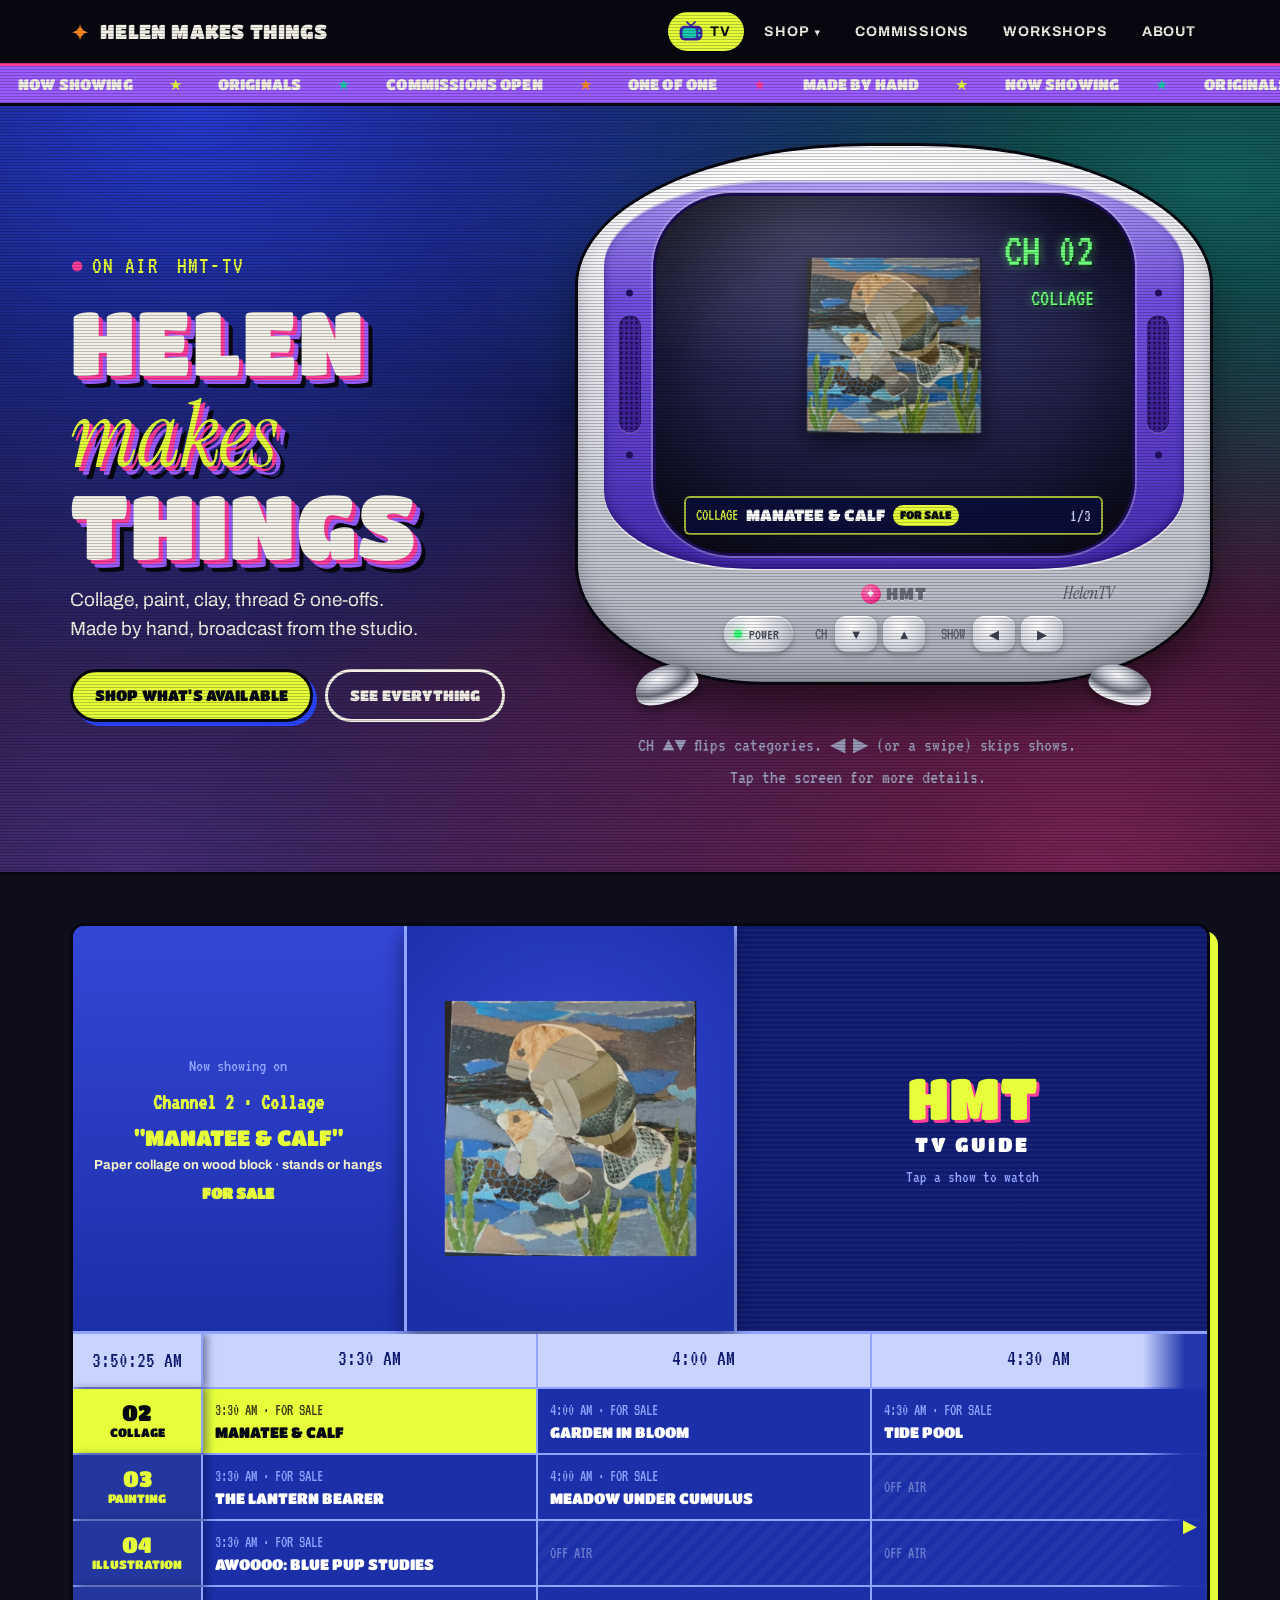
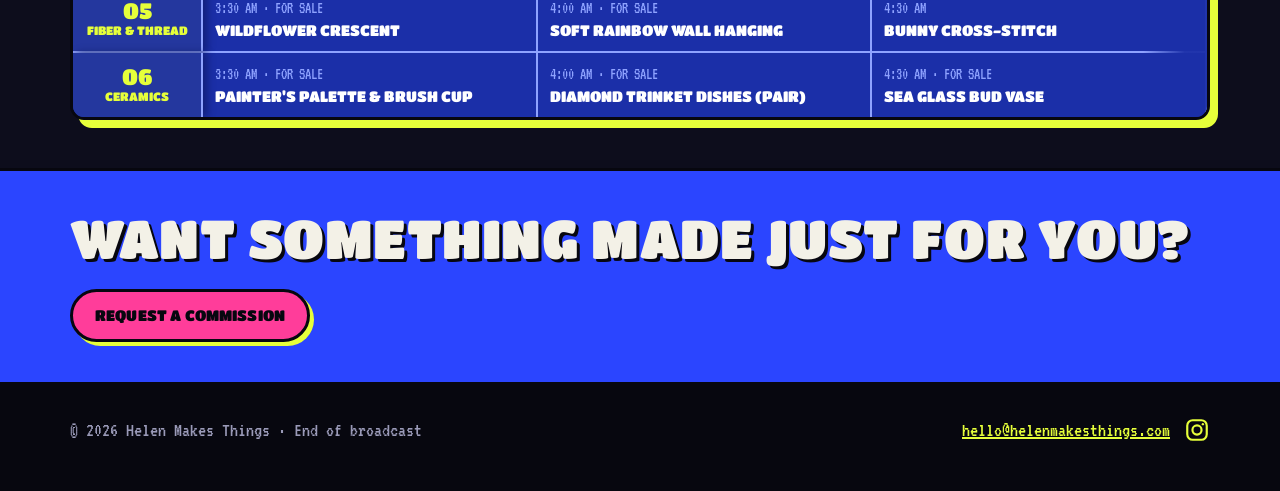
<file: index.html>
<!doctype html>
<html lang="en">
<head>
<meta charset="utf-8">
<meta name="viewport" content="width=device-width, initial-scale=1">
<title>Helen Makes Things · Handmade Art from Austin, TX</title>
<meta name="description" content="Handmade collage, paintings, embroidery and ceramics by Helen, an Austin, TX maker. Flip through the channels on a 90s TV and shop one-of-a-kind originals.">
<link rel="canonical" href="https://helenmakesthings.com/">
<link rel="icon" href="favicon.svg" type="image/svg+xml">
<meta property="og:site_name" content="Helen Makes Things">
<meta property="og:type" content="website">
<meta property="og:title" content="Helen Makes Things · Handmade Art from Austin, TX">
<meta property="og:description" content="Handmade collage, paintings, embroidery and ceramics by Helen, an Austin, TX maker. Flip through the channels on a 90s TV and shop one-of-a-kind originals.">
<meta property="og:url" content="https://helenmakesthings.com/">
<meta property="og:image" content="https://helenmakesthings.com/images/share.jpg">
<meta name="twitter:card" content="summary_large_image">
<link rel="preconnect" href="https://fonts.googleapis.com">
<link rel="preconnect" href="https://fonts.gstatic.com" crossorigin>
<link href="https://fonts.googleapis.com/css2?family=Archivo:wght@400;700&family=Titan+One&family=Instrument+Serif:ital@1&family=VT323&display=swap" rel="stylesheet">
<link rel="stylesheet" href="styles.css">
<script type="application/ld+json">
{"@context":"https://schema.org","@graph":[
 {"@type":"WebSite","name":"Helen Makes Things","url":"https://helenmakesthings.com/"},
 {"@type":"Person","name":"Helen","jobTitle":"Artist and maker","url":"https://helenmakesthings.com/",
  "address":{"@type":"PostalAddress","addressLocality":"Austin","addressRegion":"TX","addressCountry":"US"},
  "sameAs":["https://www.instagram.com/helenmakesthings/"],
  "knowsAbout":["Paper collage","Acrylic painting","Embroidery","Ceramics","Illustration"]}]}
</script>
</head>
<body data-page="tv">
<div id="site-header"></div>
<main>
<section class="hero tv-hero"><div class="wrap tv-layout">
  <div class="tv-intro">
    <div class="osd"><span class="rec">ON AIR</span><span>HMT-TV</span></div>
    <h1>Helen <em>makes</em><br>things</h1>
    <p data-site-tagline></p>
    <div class="btn-row">
      <a class="btn" href="shop.html#all+available">Shop what's available</a>
      <a class="btn ghost" href="shop.html">See everything</a>
    </div>
  </div>

  <div class="tv" id="tv">
    <div class="tv-body">
      <div class="tv-bezel">
        <span class="tv-speaker left" aria-hidden="true"></span>
        <span class="tv-speaker right" aria-hidden="true"></span>
        <div class="tv-screen" id="tv-screen">
          <div class="tv-picture" id="tv-picture">
            <img class="tv-fill" id="tv-fill" alt="">
            <img class="tv-art" id="tv-art" alt="">
          </div>
          <canvas class="tv-static" id="tv-static" aria-hidden="true"></canvas>
          <div class="tv-osd" id="tv-osd" aria-hidden="true"></div>
          <div class="tv-lower" id="tv-lower"></div>
          <button class="tv-open" id="tv-open" aria-label="View details"></button>
          <div class="tv-off-msg" aria-hidden="true"></div>
        </div>
      </div>
      <div class="tv-badge" aria-hidden="true"><span class="tv-logo"><i>✦</i>HMT</span><span class="tv-model">HelenTV</span></div>
      <div class="tv-panel">
        <button class="tv-btn tv-power" id="tv-power" aria-label="Power" aria-pressed="true"><span class="led"></span><span>Power</span></button>
        <div class="tv-controls">
          <div class="tv-btn-group">
            <span class="tv-label">CH</span>
            <button class="tv-btn" id="tv-down" aria-label="Channel down">▼</button>
            <button class="tv-btn" id="tv-up" aria-label="Channel up">▲</button>
          </div>
          <div class="tv-btn-group">
            <span class="tv-label">SHOW</span>
            <button class="tv-btn" id="tv-prev" aria-label="Previous show">◀</button>
            <button class="tv-btn" id="tv-next" aria-label="Next show">▶</button>
          </div>
        </div>
      </div>
      <span class="tv-foot left" aria-hidden="true"></span>
      <span class="tv-foot right" aria-hidden="true"></span>
    </div>
    <p class="tv-hint">CH ▲▼ flips categories. ◀ ▶ (or a swipe) skips shows. <span class="tap">Tap the screen for more details.</span></p>
    <p class="sr-only" id="tv-live" aria-live="polite"></p>
  </div>
</div></section>

<section class="block guide-block"><div class="wrap">
  <div class="guide" id="guide">
    <div class="guide-top">
      <div class="guide-now" id="guide-now"></div>
      <div class="guide-brand"><span>HMT</span><b>TV GUIDE</b><small>Tap a show to watch</small></div>
    </div>
    <div class="g-wrap"><div class="guide-grid" id="guide-grid"></div></div>
  </div>
</div></section>

<div class="cta"><div class="wrap">
  <h2>Want something made just for you?</h2>
  <a class="btn pink" href="commissions.html">Request a commission</a>
</div></div>
</main>
<div id="site-footer"></div>
<script src="data.js"></script>
<script src="site.js"></script>
<!-- Cloudflare Web Analytics --><script defer src='https://static.cloudflareinsights.com/beacon.min.js' data-cf-beacon='{"token": "6a5af505f2d046c8a8bab8df41182385"}'></script><!-- End Cloudflare Web Analytics -->
</body>
</html>
</file>
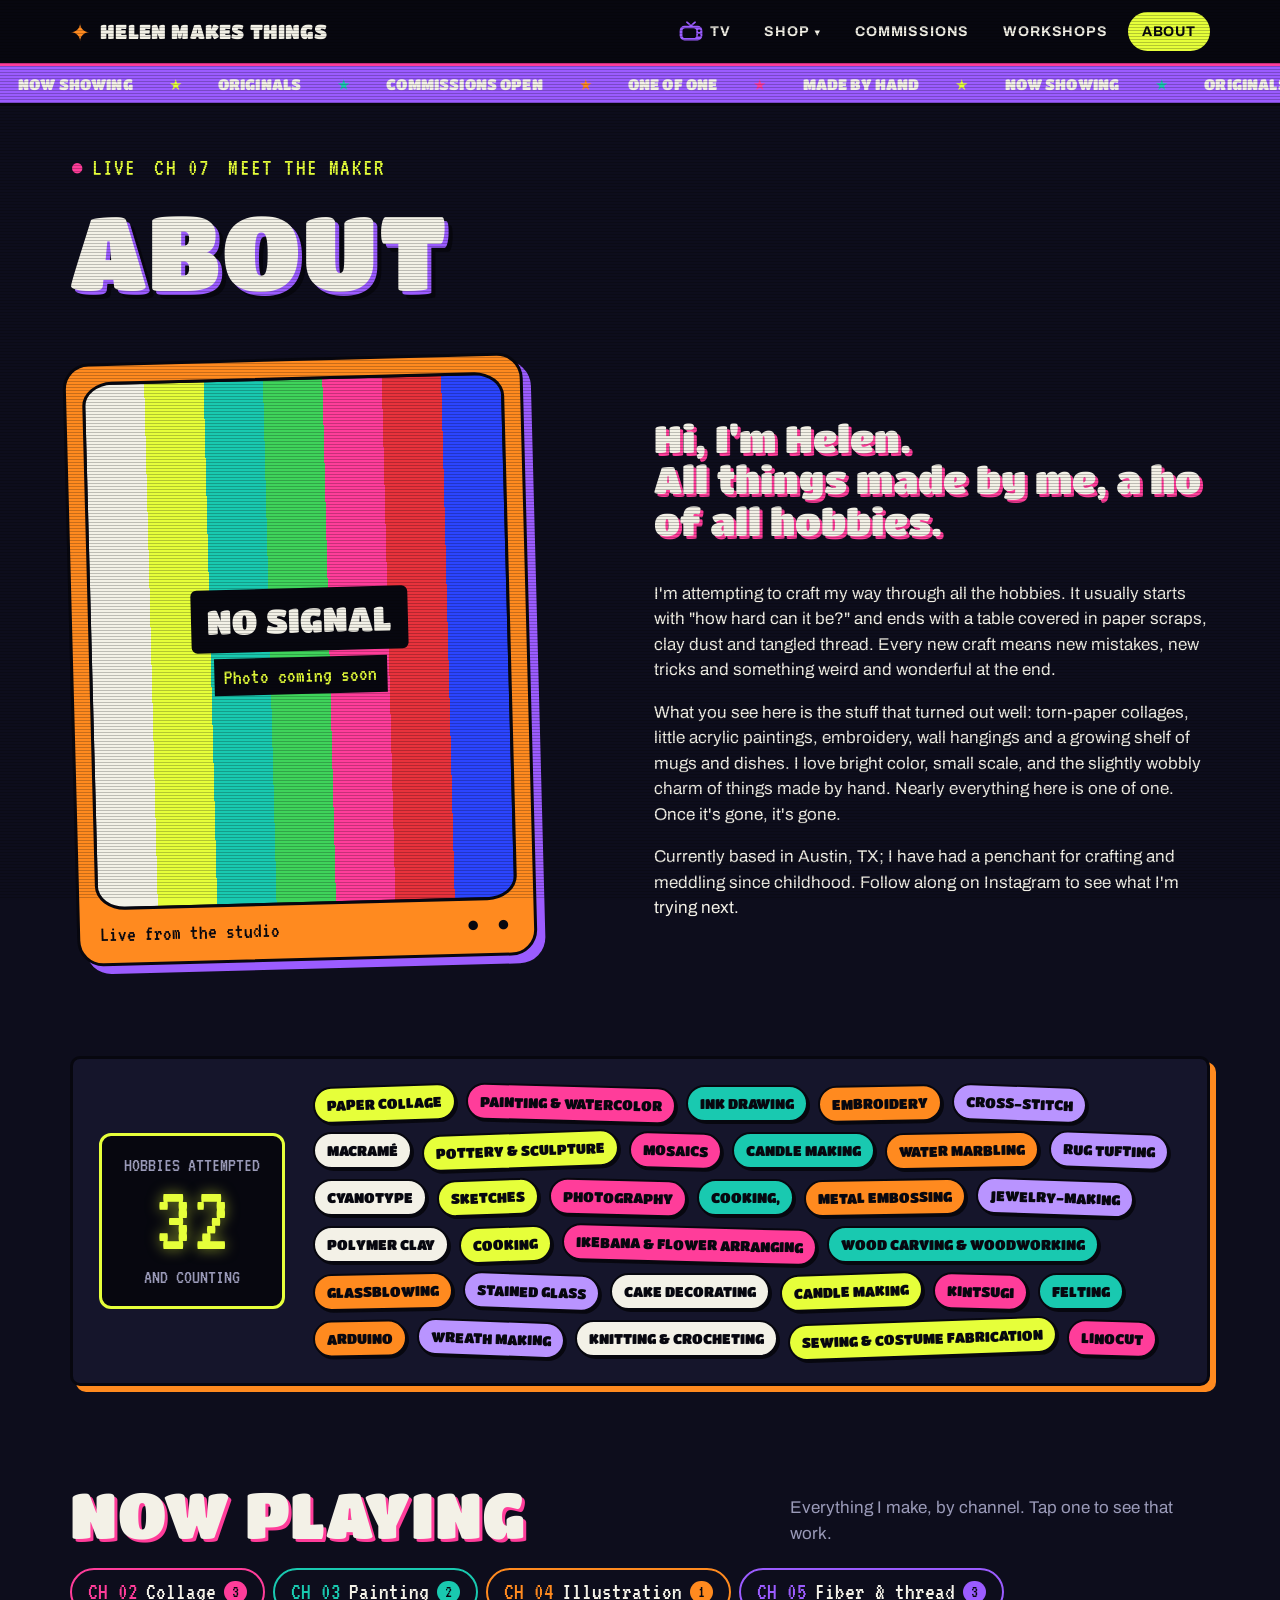
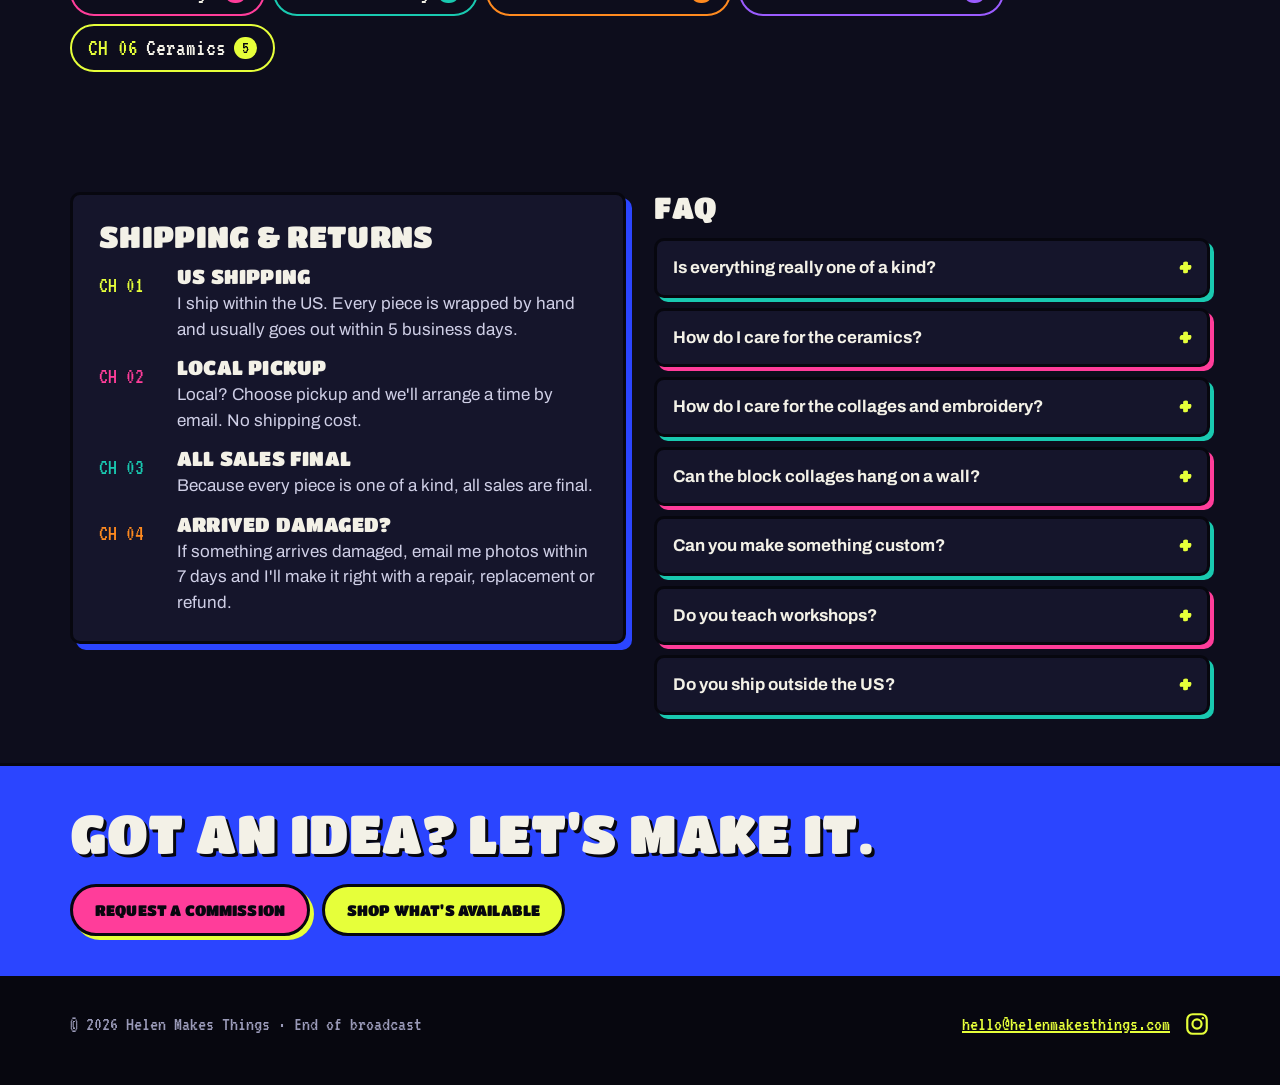
<file: about.html>
<!doctype html>
<html lang="en">
<head>
<meta charset="utf-8">
<meta name="viewport" content="width=device-width, initial-scale=1">
<title>About Helen · Austin Maker of All Hobbies | Helen Makes Things</title>
<meta name="description" content="Meet Helen, an Austin, TX maker trying every craft: collage, painting, embroidery, pottery and 30+ more hobbies. Shipping, pickup and FAQ.">
<link rel="canonical" href="https://helenmakesthings.com/about.html">
<link rel="icon" href="favicon.svg" type="image/svg+xml">
<meta property="og:site_name" content="Helen Makes Things">
<meta property="og:type" content="website">
<meta property="og:title" content="About Helen · Austin Maker of All Hobbies | Helen Makes Things">
<meta property="og:description" content="Meet Helen, an Austin, TX maker trying every craft: collage, painting, embroidery, pottery and 30+ more hobbies. Shipping, pickup and FAQ.">
<meta property="og:url" content="https://helenmakesthings.com/about.html">
<meta property="og:image" content="https://helenmakesthings.com/images/share.jpg">
<meta name="twitter:card" content="summary_large_image">
<link rel="preconnect" href="https://fonts.googleapis.com">
<link rel="preconnect" href="https://fonts.gstatic.com" crossorigin>
<link href="https://fonts.googleapis.com/css2?family=Archivo:wght@400;700&family=Titan+One&family=Instrument+Serif:ital@1&family=VT323&display=swap" rel="stylesheet">
<link rel="stylesheet" href="styles.css">
</head>
<body data-page="about">
<div id="site-header"></div>
<main>
<div class="page-title"><div class="wrap">
  <div class="osd"><span class="rec">LIVE</span><span>CH 07</span><span>MEET THE MAKER</span></div>
  <h1 style="margin-top:12px">About</h1>
</div></div>

<section class="block about-intro"><div class="wrap two">
  <div id="about-photo"></div>
  <div class="prose" id="about-bio"></div>
</div></section>

<section class="block"><div class="wrap">
  <div class="scoreboard panel">
    <div class="score"><span class="label">Hobbies attempted</span><span class="num" id="hobby-count"></span><span class="label">and counting</span></div>
    <div class="hobbies" id="about-hobbies"></div>
  </div>
</div></section>

<section class="block"><div class="wrap">
  <div class="block-head"><h2>Now playing</h2><p>Everything I make, by channel. Tap one to see that work.</p></div>
  <div class="channels" id="about-channels"></div>
</div></section>

<section class="block"><div class="wrap two">
  <div class="panel">
    <h2 style="font-size:30px;margin-bottom:16px">Shipping &amp; returns</h2>
    <ol class="steps" id="about-policies"></ol>
  </div>
  <div>
    <h2 style="font-size:30px;margin-bottom:16px">FAQ</h2>
    <div class="faq" id="about-faq"></div>
  </div>
</div></section>

<div class="cta"><div class="wrap">
  <h2>Got an idea? Let's make it.</h2>
  <div class="btn-row">
    <a class="btn pink" href="commissions.html">Request a commission</a>
    <a class="btn" href="shop.html">Shop what's available</a>
  </div>
</div></div>
</main>
<div id="site-footer"></div>
<script src="data.js"></script>
<script src="site.js"></script>
<!-- Cloudflare Web Analytics --><script defer src='https://static.cloudflareinsights.com/beacon.min.js' data-cf-beacon='{"token": "6a5af505f2d046c8a8bab8df41182385"}'></script><!-- End Cloudflare Web Analytics -->
</body>
</html>
</file>
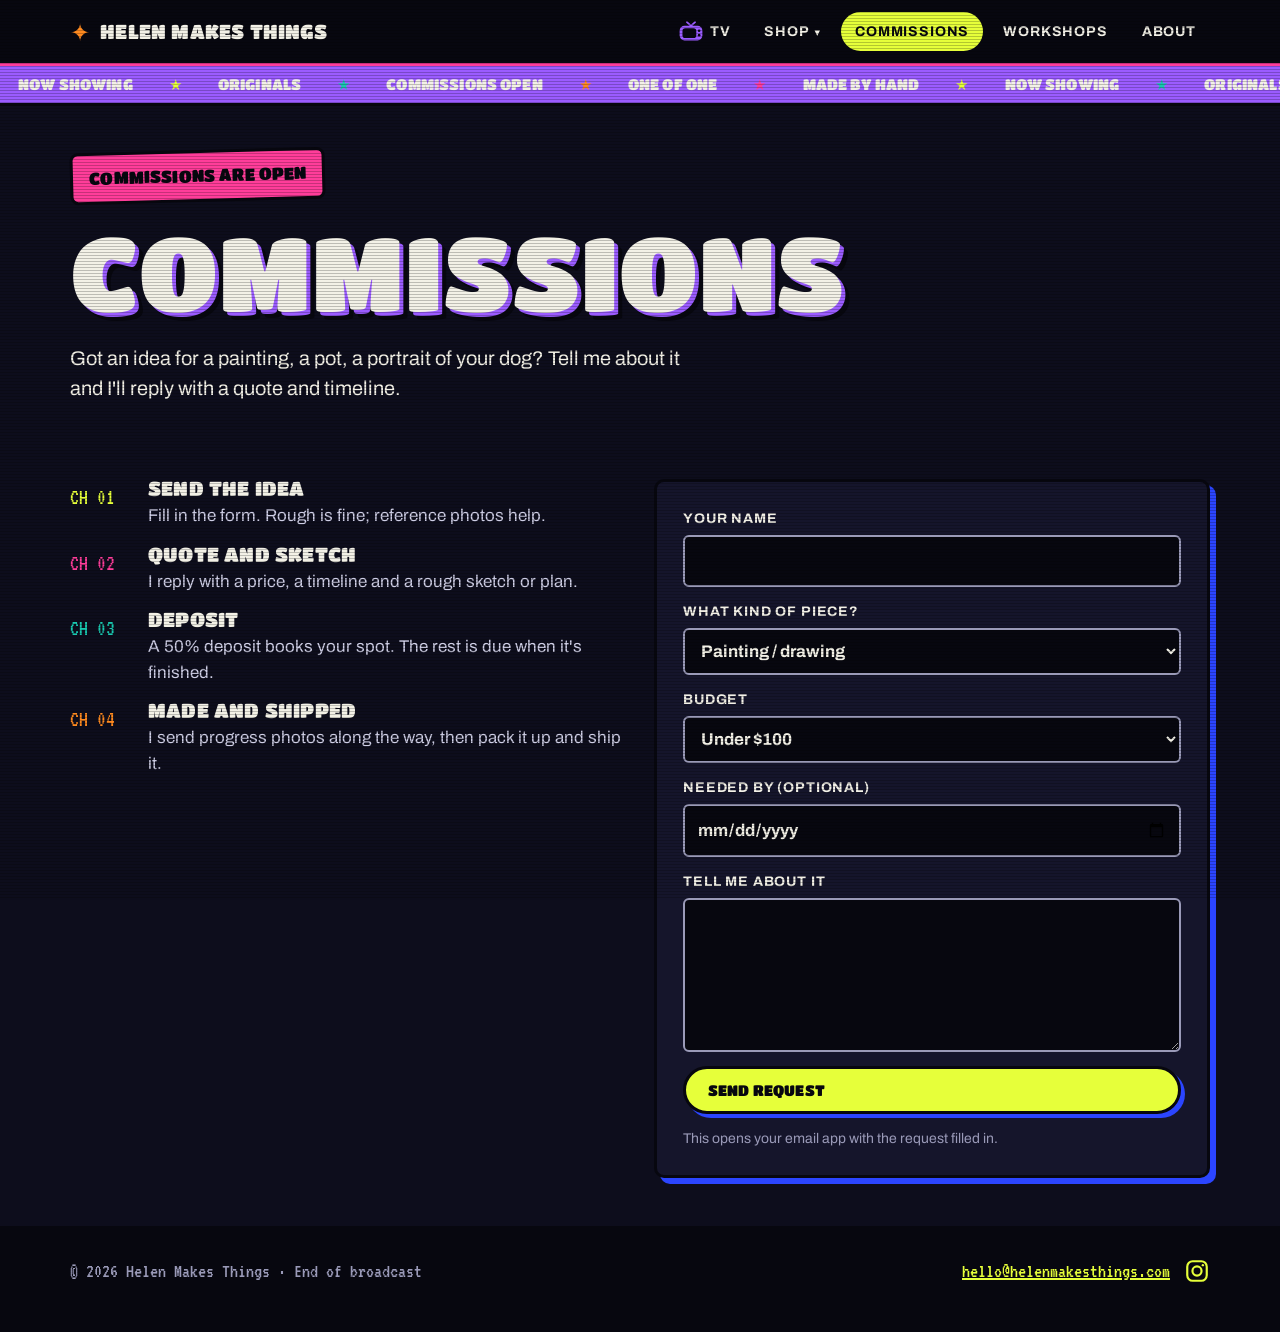
<file: commissions.html>
<!doctype html>
<html lang="en">
<head>
<meta charset="utf-8">
<meta name="viewport" content="width=device-width, initial-scale=1">
<title>Custom Art Commissions | Helen Makes Things</title>
<meta name="description" content="Commission a custom handmade piece from Helen Makes Things in Austin, TX: collage, painting, embroidery, cross-stitch or ceramics.">
<link rel="canonical" href="https://helenmakesthings.com/commissions.html">
<link rel="icon" href="favicon.svg" type="image/svg+xml">
<meta property="og:site_name" content="Helen Makes Things">
<meta property="og:type" content="website">
<meta property="og:title" content="Custom Art Commissions | Helen Makes Things">
<meta property="og:description" content="Commission a custom handmade piece from Helen Makes Things in Austin, TX: collage, painting, embroidery, cross-stitch or ceramics.">
<meta property="og:url" content="https://helenmakesthings.com/commissions.html">
<meta property="og:image" content="https://helenmakesthings.com/images/share.jpg">
<meta name="twitter:card" content="summary_large_image">
<link rel="preconnect" href="https://fonts.googleapis.com">
<link rel="preconnect" href="https://fonts.gstatic.com" crossorigin>
<link href="https://fonts.googleapis.com/css2?family=Archivo:wght@400;700&family=Titan+One&family=Instrument+Serif:ital@1&family=VT323&display=swap" rel="stylesheet">
<link rel="stylesheet" href="styles.css">
</head>
<body data-page="commissions">
<div id="site-header"></div>
<main>
<div class="page-title"><div class="wrap">
  <span class="banner" id="comm-status"></span>
  <h1 style="margin-top:18px">Commissions</h1>
  <p>Got an idea for a painting, a pot, a portrait of your dog? Tell me about it and I'll reply with a quote and timeline.</p>
</div></div>
<section class="block"><div class="wrap two">
  <div>
    <ol class="steps">
      <li><div><h3>Send the idea</h3><p>Fill in the form. Rough is fine; reference photos help.</p></div></li>
      <li><div><h3>Quote and sketch</h3><p>I reply with a price, a timeline and a rough sketch or plan.</p></div></li>
      <li><div><h3>Deposit</h3><p>A 50% deposit books your spot. The rest is due when it's finished.</p></div></li>
      <li><div><h3>Made and shipped</h3><p>I send progress photos along the way, then pack it up and ship it.</p></div></li>
    </ol>
  </div>
  <div class="panel">
    <form id="comm-form">
      <label>Your name <input name="name" required autocomplete="name"></label>
      <label>What kind of piece?
        <select name="type"><option>Painting / drawing</option><option>Illustration / digital</option><option>Ceramics</option><option>Photography</option><option>Something else</option></select>
      </label>
      <label>Budget
        <select name="budget"><option>Under $100</option><option>$100 to $300</option><option>$300 to $600</option><option>$600+</option><option>Not sure yet</option></select>
      </label>
      <label>Needed by (optional) <input name="deadline" type="date"></label>
      <label>Tell me about it <textarea name="idea" rows="5" required></textarea></label>
      <button class="btn" type="submit">Send request</button>
      <p class="note" style="font-size:14px;color:var(--mute);margin:0">This opens your email app with the request filled in.</p>
    </form>
  </div>
</div></section>
</main>
<div id="site-footer"></div>
<script src="data.js"></script>
<script src="site.js"></script>
<!-- Cloudflare Web Analytics --><script defer src='https://static.cloudflareinsights.com/beacon.min.js' data-cf-beacon='{"token": "6a5af505f2d046c8a8bab8df41182385"}'></script><!-- End Cloudflare Web Analytics -->
</body>
</html>
</file>
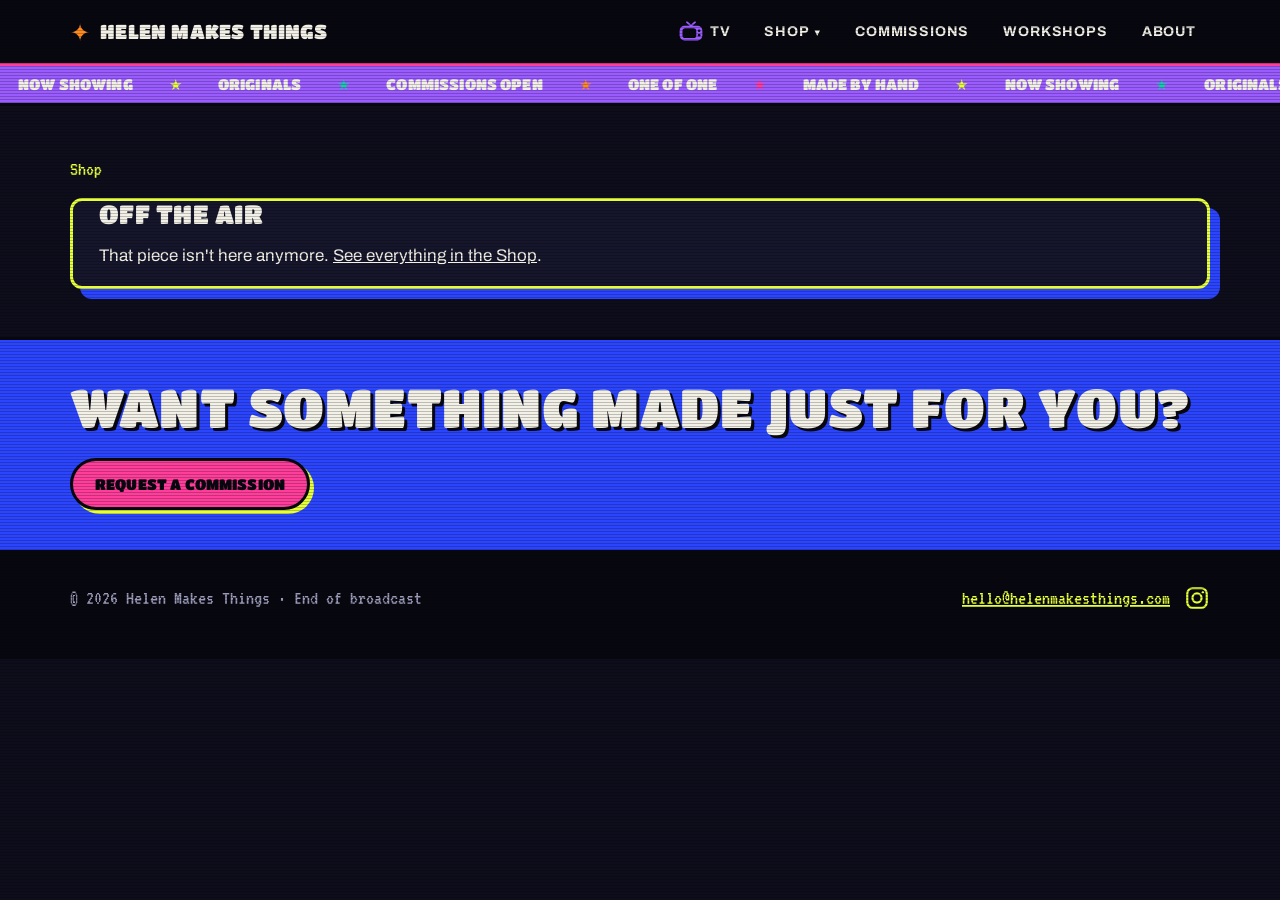
<file: piece.html>
<!doctype html>
<html lang="en">
<head>
<meta charset="utf-8">
<meta name="viewport" content="width=device-width, initial-scale=1">
<title>Helen Makes Things</title>
<meta name="description" content="Shop one-of-a-kind handmade art from Austin, TX: paper collage blocks, small acrylic paintings, embroidery hoops, wall hangings, mugs and trinket dishes.">
<link rel="canonical" href="https://helenmakesthings.com/shop.html">
<link rel="icon" href="favicon.svg" type="image/svg+xml">
<meta property="og:site_name" content="Helen Makes Things">
<meta property="og:type" content="website">
<meta property="og:title" content="Shop Handmade Art · Collage, Ceramics & Embroidery | Helen Makes Things">
<meta property="og:description" content="Shop one-of-a-kind handmade art from Austin, TX: paper collage blocks, small acrylic paintings, embroidery hoops, wall hangings, mugs and trinket dishes.">
<meta property="og:url" content="https://helenmakesthings.com/shop.html">
<meta property="og:image" content="https://helenmakesthings.com/images/share.jpg">
<meta name="twitter:card" content="summary_large_image">
<link rel="preconnect" href="https://fonts.googleapis.com">
<link rel="preconnect" href="https://fonts.gstatic.com" crossorigin>
<link href="https://fonts.googleapis.com/css2?family=Archivo:wght@400;700&family=Titan+One&family=Instrument+Serif:ital@1&family=VT323&display=swap" rel="stylesheet">
<link rel="stylesheet" href="styles.css">
</head>
<body data-page="piece">
<div id="site-header"></div>
<main>
<section class="block piece-page"><div class="wrap">
  <p class="crumb" id="piece-crumb"><a href="shop.html">Shop</a></p>
  <div class="piece panel" id="piece"></div>
</div></section>
<div class="cta"><div class="wrap">
  <h2>Want something made just for you?</h2>
  <a class="btn pink" href="commissions.html">Request a commission</a>
</div></div>
</main>
<div id="site-footer"></div>
<script src="data.js"></script>
<script src="site.js"></script>
<!-- Cloudflare Web Analytics --><script defer src='https://static.cloudflareinsights.com/beacon.min.js' data-cf-beacon='{"token": "6a5af505f2d046c8a8bab8df41182385"}'></script><!-- End Cloudflare Web Analytics -->
</body>
</html>
</file>
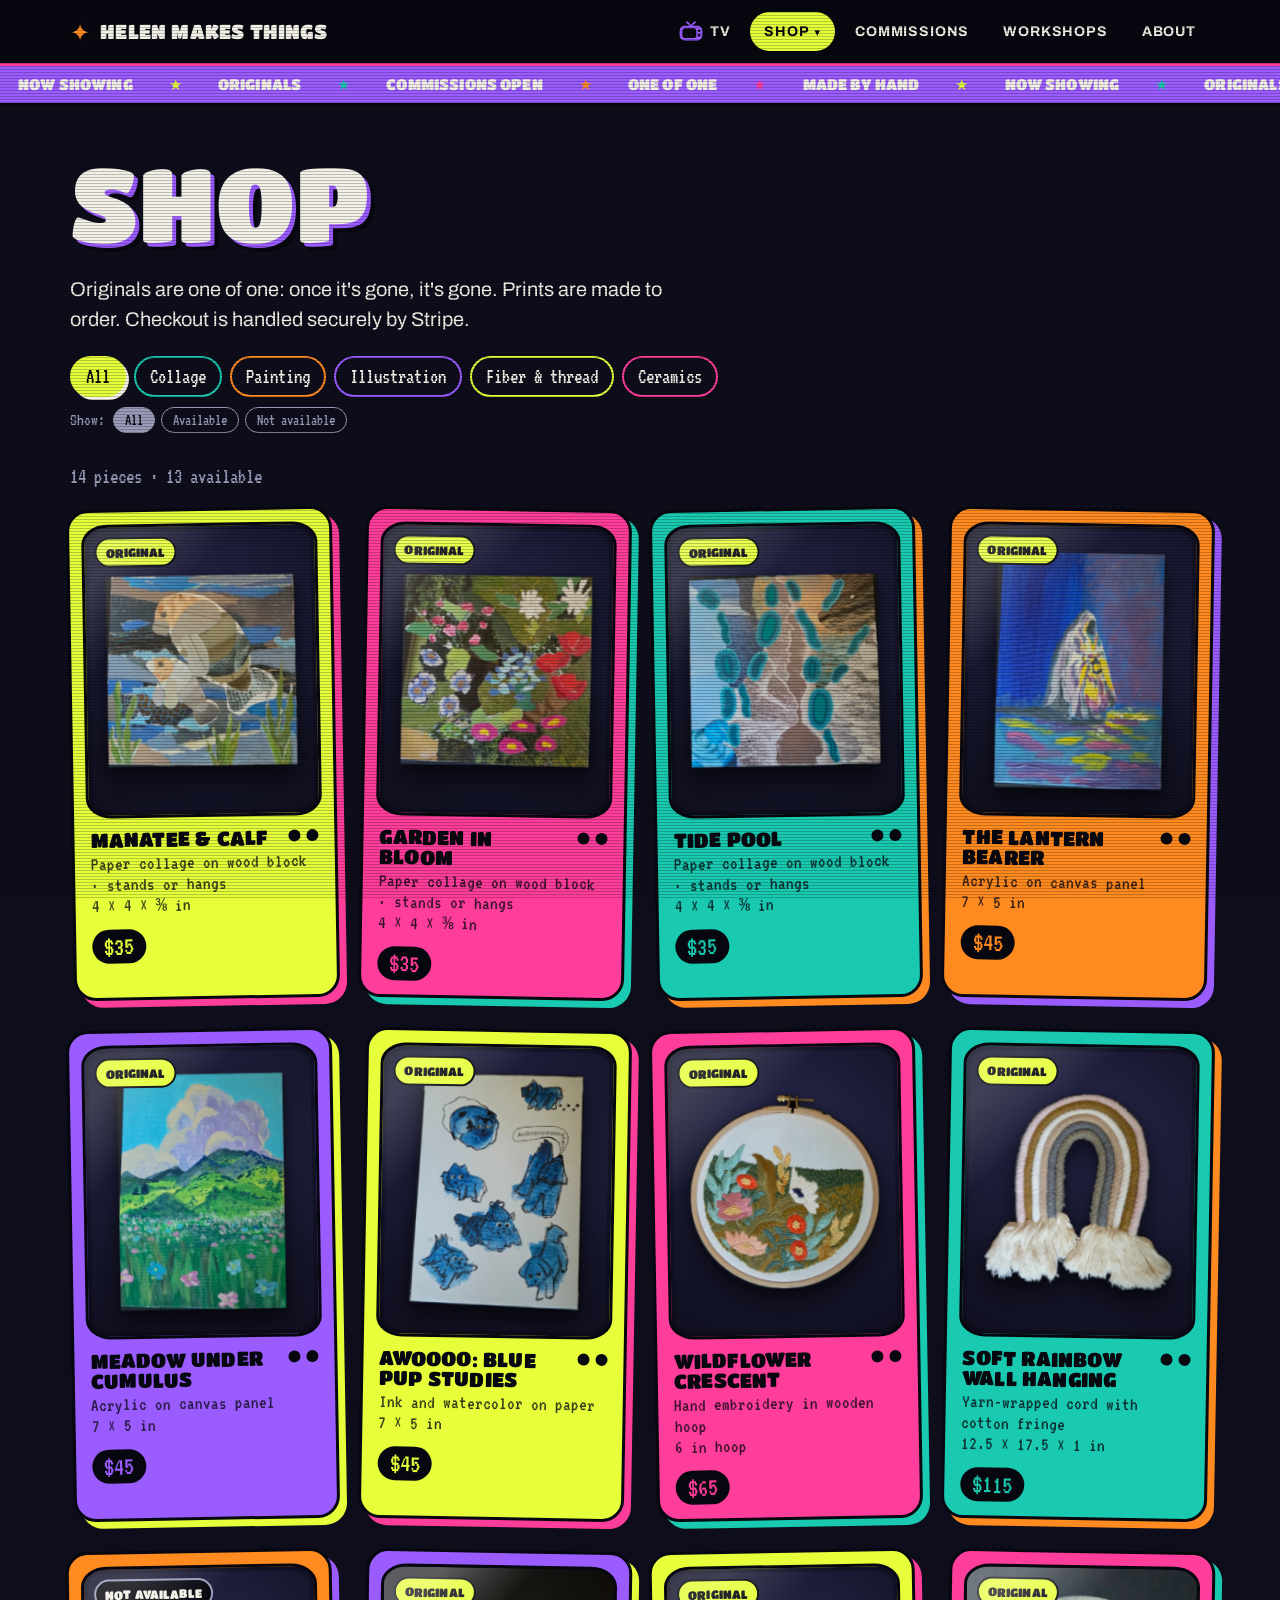
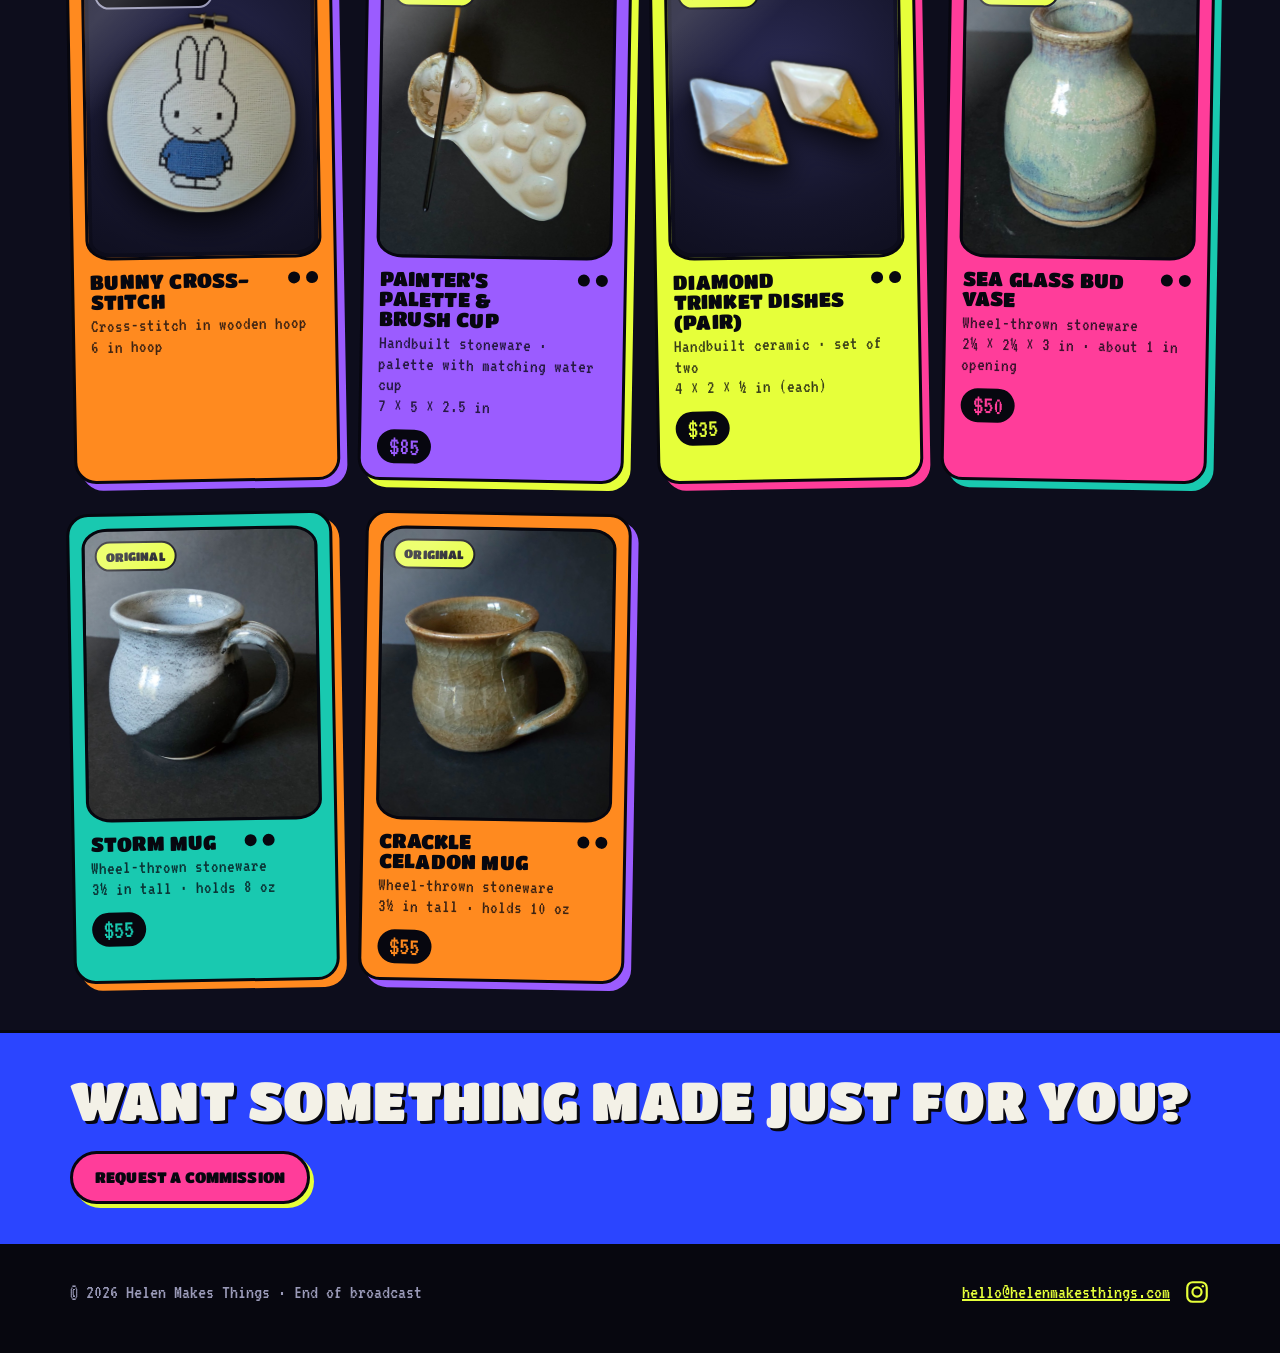
<file: shop.html>
<!doctype html>
<html lang="en">
<head>
<meta charset="utf-8">
<meta name="viewport" content="width=device-width, initial-scale=1">
<title>Shop Handmade Art · Collage, Ceramics & Embroidery | Helen Makes Things</title>
<meta name="description" content="Shop one-of-a-kind handmade art from Austin, TX: paper collage blocks, small acrylic paintings, embroidery hoops, wall hangings, mugs and trinket dishes.">
<link rel="canonical" href="https://helenmakesthings.com/shop.html">
<link rel="icon" href="favicon.svg" type="image/svg+xml">
<meta property="og:site_name" content="Helen Makes Things">
<meta property="og:type" content="website">
<meta property="og:title" content="Shop Handmade Art · Collage, Ceramics & Embroidery | Helen Makes Things">
<meta property="og:description" content="Shop one-of-a-kind handmade art from Austin, TX: paper collage blocks, small acrylic paintings, embroidery hoops, wall hangings, mugs and trinket dishes.">
<meta property="og:url" content="https://helenmakesthings.com/shop.html">
<meta property="og:image" content="https://helenmakesthings.com/images/share.jpg">
<meta name="twitter:card" content="summary_large_image">
<link rel="preconnect" href="https://fonts.googleapis.com">
<link rel="preconnect" href="https://fonts.gstatic.com" crossorigin>
<link href="https://fonts.googleapis.com/css2?family=Archivo:wght@400;700&family=Titan+One&family=Instrument+Serif:ital@1&family=VT323&display=swap" rel="stylesheet">
<link rel="stylesheet" href="styles.css">
</head>
<body data-page="shop">
<div id="site-header"></div>
<main>
<div class="page-title"><div class="wrap">
  <h1>Shop</h1>
  <p>Originals are one of one: once it's gone, it's gone. Prints are made to order. Checkout is handled securely by Stripe.</p>
  <nav class="channels shop-cats" id="shop-cats" aria-label="Shop by category"></nav>
  <div class="channels shop-avail" id="shop-avail" role="group" aria-label="Filter by availability"></div>
</div></div>
<section class="block" style="padding-top:20px"><div class="wrap">
  <p class="shop-count" id="shop-count" aria-live="polite"></p>
  <div class="grid" id="shop-grid"></div>
</div></section>
<div class="cta"><div class="wrap">
  <h2>Want something made just for you?</h2>
  <a class="btn pink" href="commissions.html">Request a commission</a>
</div></div>
</main>
<div id="site-footer"></div>
<script src="data.js"></script>
<script src="site.js"></script>
<!-- Cloudflare Web Analytics --><script defer src='https://static.cloudflareinsights.com/beacon.min.js' data-cf-beacon='{"token": "6a5af505f2d046c8a8bab8df41182385"}'></script><!-- End Cloudflare Web Analytics -->
</body>
</html>
</file>
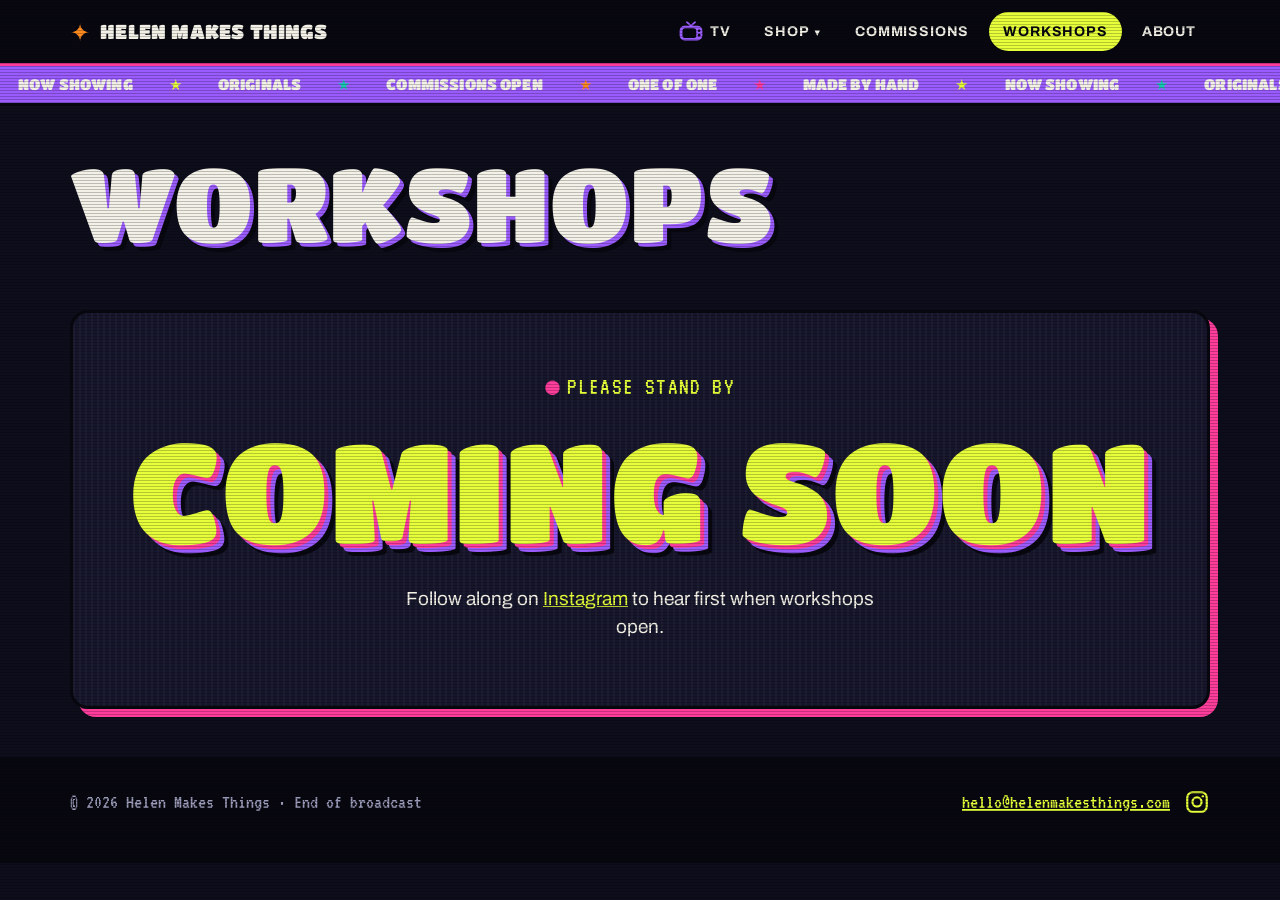
<file: workshops.html>
<!doctype html>
<html lang="en">
<head>
<meta charset="utf-8">
<meta name="viewport" content="width=device-width, initial-scale=1">
<title>Craft Workshops in Austin, TX (Coming Soon) | Helen Makes Things</title>
<meta name="description" content="Hands-on craft workshops with Helen Makes Things in Austin, TX are coming soon. Follow on Instagram to hear first.">
<link rel="canonical" href="https://helenmakesthings.com/workshops.html">
<link rel="icon" href="favicon.svg" type="image/svg+xml">
<meta property="og:site_name" content="Helen Makes Things">
<meta property="og:type" content="website">
<meta property="og:title" content="Craft Workshops in Austin, TX (Coming Soon) | Helen Makes Things">
<meta property="og:description" content="Hands-on craft workshops with Helen Makes Things in Austin, TX are coming soon. Follow on Instagram to hear first.">
<meta property="og:url" content="https://helenmakesthings.com/workshops.html">
<meta property="og:image" content="https://helenmakesthings.com/images/share.jpg">
<meta name="twitter:card" content="summary_large_image">
<link rel="preconnect" href="https://fonts.googleapis.com">
<link rel="preconnect" href="https://fonts.gstatic.com" crossorigin>
<link href="https://fonts.googleapis.com/css2?family=Archivo:wght@400;700&family=Titan+One&family=Instrument+Serif:ital@1&family=VT323&display=swap" rel="stylesheet">
<link rel="stylesheet" href="styles.css">
</head>
<body data-page="workshops">
<div id="site-header"></div>
<main>
<div class="page-title"><div class="wrap">
  <h1>Workshops</h1>
</div></div>
<section class="block"><div class="wrap"><div class="grid" id="workshops" style="grid-template-columns:repeat(auto-fill,minmax(320px,1fr))"></div></div></section>
</main>
<div id="site-footer"></div>
<script src="data.js"></script>
<script src="site.js"></script>
<!-- Cloudflare Web Analytics --><script defer src='https://static.cloudflareinsights.com/beacon.min.js' data-cf-beacon='{"token": "6a5af505f2d046c8a8bab8df41182385"}'></script><!-- End Cloudflare Web Analytics -->
</body>
</html>
</file>
<file: styles.css>
:root {
  --ink: #07070f;
  --night: #0d0d1c;
  --panel: #15152b;
  --blue: #2b45ff;
  --yellow: #e6ff3a;
  --pink: #ff3d9a;
  --paper: #f3f1e7;
  --mute: #9a9ab8;
  --display: "Titan One", "Arial Rounded MT Bold", "Arial Black", sans-serif;
  --teal: #19c9b0; --orange: #ff8a1f; --purple: #9b5cff;
  --body: "Archivo", system-ui, sans-serif;
  --tv: "VT323", ui-monospace, monospace;
  --script: "Instrument Serif", Georgia, serif;
}
* { box-sizing: border-box; }
html { scroll-behavior: smooth; }
body {
  margin: 0; background: var(--night); color: var(--paper);
  font-family: var(--body); font-size: 17px; line-height: 1.5;
}
/* CRT scanlines over everything */
body::after {
  content: ""; position: fixed; inset: 0; pointer-events: none; z-index: 50;
  background: repeating-linear-gradient(to bottom, rgba(0,0,0,.22) 0 1px, transparent 1px 3px);
  mix-blend-mode: multiply;
}
a { color: inherit; }
img { max-width: 100%; display: block; }
.wrap { max-width: 1180px; margin: 0 auto; padding: 0 20px; }

/* ---------- header ---------- */
.top {
  position: sticky; top: 0; z-index: 20; background: var(--ink);
  border-bottom: 3px solid var(--yellow);
}
.top .wrap { display: flex; align-items: center; gap: 20px; padding-top: 12px; padding-bottom: 12px; flex-wrap: wrap; }
.logo {
  font-family: var(--display); text-transform: uppercase; text-decoration: none;
  font-size: 20px; letter-spacing: .02em; display: flex; align-items: center; gap: 10px;
}
.logo .star { color: var(--yellow); font-size: 24px; line-height: 1; }
.nav { margin-left: auto; display: flex; gap: 6px; flex-wrap: wrap; }
.nav a {
  text-decoration: none; text-transform: uppercase; font-weight: 700; font-size: 14px;
  letter-spacing: .06em; padding: 7px 12px; border: 2px solid transparent; border-radius: 999px;
}
.nav a:hover { border-color: var(--paper); }
.nav a[aria-current="page"] { background: var(--yellow); color: var(--ink); }

/* ---------- ticker ---------- */
.ticker { background: var(--blue); overflow: hidden; border-bottom: 3px solid var(--ink); }
.ticker-track {
  display: flex; width: max-content; animation: slide 28s linear infinite;
  font-family: var(--display); text-transform: uppercase; font-size: 15px; padding: 7px 0;
}
.ticker-track span { padding: 0 18px; white-space: nowrap; }
.ticker-track span:nth-child(even) { color: var(--yellow); }
@keyframes slide { to { transform: translateX(-50%); } }
@media (prefers-reduced-motion: reduce) { .ticker-track { animation: none; } }

/* ---------- hero ---------- */
.hero {
  position: relative; overflow: hidden; padding: 56px 0 48px;
  background:
    radial-gradient(ellipse at 20% 0%, rgba(43,69,255,.75), transparent 60%),
    radial-gradient(ellipse at 90% 100%, rgba(255,61,154,.35), transparent 55%),
    var(--night);
  border-bottom: 3px solid var(--ink);
}
.osd { font-family: var(--tv); font-size: 24px; color: var(--yellow); letter-spacing: .05em; display: flex; gap: 18px; flex-wrap: wrap; }
.osd .rec::before { content: "●"; color: var(--pink); margin-right: 6px; animation: blink 1.2s steps(2) infinite; }
@keyframes blink { 50% { opacity: 0; } }
h1, h2, h3 { font-family: var(--display); text-transform: uppercase; line-height: .95; margin: 0; letter-spacing: -.01em; }
.hero h1 {
  font-size: clamp(48px, 10.5vw, 132px); margin: 14px 0 18px;
  text-shadow: 4px 4px 0 var(--blue), 8px 8px 0 var(--ink);
}
.hero h1 em { font-family: var(--script); font-style: italic; text-transform: none; font-weight: 400; color: var(--yellow); letter-spacing: 0; }
.hero p { max-width: 560px; font-size: 20px; margin: 0 0 26px; }
.sticker {
  position: absolute; right: 4%; top: 46px; transform: rotate(12deg);
  background: var(--yellow); color: var(--ink); border: 3px solid var(--ink);
  border-radius: 50%; padding: 22px 30px; text-align: center;
  font-family: var(--script); font-style: italic; font-size: 26px; line-height: 1;
  box-shadow: 5px 5px 0 var(--pink);
}
@media (max-width: 800px) { .sticker { position: static; display: inline-block; margin-top: 26px; transform: rotate(-4deg); } }

/* ---------- buttons ---------- */
.btn {
  display: inline-flex; align-items: center; gap: 10px; cursor: pointer;
  font-family: var(--display); text-transform: uppercase; font-size: 15px; text-decoration: none;
  background: var(--yellow); color: var(--ink); border: 3px solid var(--ink); border-radius: 999px;
  padding: 12px 22px; box-shadow: 4px 4px 0 var(--blue); transition: transform .08s, box-shadow .08s;
}
.btn:hover { transform: translate(2px, 2px); box-shadow: 2px 2px 0 var(--blue); }
.btn.pink { background: var(--pink); box-shadow: 4px 4px 0 var(--yellow); }
.btn.ghost { background: transparent; color: var(--paper); border-color: var(--paper); box-shadow: none; }
.btn .price { font-family: var(--tv); font-size: 22px; line-height: 1; }
.btn-row { display: flex; gap: 12px; flex-wrap: wrap; }

/* ---------- sections ---------- */
section.block { padding: 48px 0; }
.block-head { display: flex; align-items: end; justify-content: space-between; gap: 20px; flex-wrap: wrap; margin-bottom: 22px; }
.block-head h2 { font-size: clamp(34px, 6vw, 64px); }
.block-head p { margin: 0; color: var(--mute); max-width: 420px; }
.page-title { padding: 44px 0 8px; }
.page-title h1 { font-size: clamp(44px, 9vw, 104px); text-shadow: 4px 4px 0 var(--blue); }
.page-title p { font-size: 20px; max-width: 620px; }

/* ---------- channel filters ---------- */
.channels { display: flex; gap: 8px; flex-wrap: wrap; margin-bottom: 24px; align-items: center; }
.channels button {
  font-family: var(--tv); font-size: 22px; line-height: 1; cursor: pointer;
  background: var(--panel); color: var(--paper); border: 2px solid var(--mute);
  padding: 8px 14px; border-radius: 6px;
}
.channels button b { color: var(--yellow); font-weight: 400; margin-right: 8px; }
.channels button[aria-pressed="true"] { background: var(--blue); border-color: var(--yellow); }
.channels .sale-toggle { margin-left: auto; border-style: dashed; }
.channels .sale-toggle[aria-pressed="true"] { background: var(--pink); color: var(--ink); border-style: solid; border-color: var(--ink); }

/* ---------- grid ---------- */
.grid { display: grid; grid-template-columns: repeat(auto-fill, minmax(250px, 1fr)); gap: 22px; }
.card {
  background: var(--panel); border: 3px solid var(--ink); border-radius: 10px; overflow: hidden;
  box-shadow: 6px 6px 0 var(--blue); cursor: pointer; text-align: left; padding: 0; color: inherit; font: inherit;
  display: flex; flex-direction: column; transition: transform .1s, box-shadow .1s;
}
.card:hover, .card:focus-visible { transform: translate(-2px, -2px); box-shadow: 9px 9px 0 var(--yellow); outline: none; }
.art { aspect-ratio: 4 / 5; position: relative; background-size: cover; background-position: center; border-bottom: 3px solid var(--ink); }
.art img { width: 100%; height: 100%; object-fit: cover; }
.tag {
  position: absolute; top: 10px; left: 10px; font-family: var(--display); font-size: 12px; text-transform: uppercase;
  padding: 4px 9px; border: 2px solid var(--ink); border-radius: 4px; background: var(--yellow); color: var(--ink);
}
.tag.print { background: var(--paper); }
.tag.sold { background: var(--pink); transform: rotate(-4deg); }
.tag.archive { background: var(--ink); color: var(--mute); border-color: var(--mute); }
.card-body { padding: 14px 14px 16px; display: flex; flex-direction: column; gap: 4px; }
.card-body h3 { font-size: 19px; }
.card-body .meta { font-family: var(--tv); font-size: 19px; color: var(--mute); line-height: 1.1; }
.card-body .cost { font-family: var(--tv); font-size: 26px; color: var(--yellow); line-height: 1; margin-top: 6px; }
.empty { font-family: var(--tv); font-size: 26px; color: var(--mute); padding: 40px 0; }

/* ---------- detail dialog ---------- */
dialog {
  width: min(920px, 94vw); padding: 0; color: var(--paper); background: var(--panel);
  border: 3px solid var(--yellow); border-radius: 12px; box-shadow: 10px 10px 0 var(--blue);
}
dialog::backdrop { background: rgba(4,4,12,.82); }
.detail { display: grid; grid-template-columns: 1fr 1fr; }
.detail .art { aspect-ratio: auto; min-height: 420px; border-bottom: 0; border-right: 3px solid var(--ink); }
.detail-body { padding: 26px; display: flex; flex-direction: column; gap: 12px; }
.detail-body h2 { font-size: 36px; }
.detail-body .meta { font-family: var(--tv); font-size: 22px; color: var(--yellow); line-height: 1.15; }
.detail-body .note { font-size: 14px; color: var(--mute); margin: 0; }
.close { position: absolute; top: 10px; right: 10px; z-index: 2; width: 40px; height: 40px; border-radius: 50%;
  border: 3px solid var(--ink); background: var(--pink); color: var(--ink); font-family: var(--display); font-size: 18px; cursor: pointer; }
@media (max-width: 700px) { .detail { grid-template-columns: 1fr; } .detail .art { min-height: 300px; border-right: 0; border-bottom: 3px solid var(--ink); } }

/* ---------- panels, steps, forms ---------- */
.panel { background: var(--panel); border: 3px solid var(--ink); border-radius: 10px; padding: 26px; box-shadow: 6px 6px 0 var(--blue); }
.two { display: grid; grid-template-columns: 1fr 1fr; gap: 28px; align-items: start; }
@media (max-width: 800px) { .two { grid-template-columns: 1fr; } }
.steps { list-style: none; padding: 0; margin: 0; display: grid; gap: 16px; counter-reset: s; }
.steps li { counter-increment: s; display: grid; grid-template-columns: 64px 1fr; gap: 14px; align-items: start; }
.steps li::before { content: "CH " counter(s, decimal-leading-zero); font-family: var(--tv); font-size: 22px; color: var(--yellow); padding-top: 2px; }
.steps h3 { font-size: 20px; margin-bottom: 4px; }
.steps p { margin: 0; color: #cfcfe6; }
form { display: grid; gap: 14px; }
label { display: grid; gap: 6px; font-weight: 700; font-size: 14px; text-transform: uppercase; letter-spacing: .06em; }
input, select, textarea {
  font: inherit; font-size: 17px; color: var(--paper); background: var(--ink);
  border: 2px solid var(--mute); border-radius: 6px; padding: 11px 12px; width: 100%;
}
input:focus, select:focus, textarea:focus, button:focus-visible, a:focus-visible { outline: 3px solid var(--yellow); outline-offset: 2px; }
.banner { background: var(--pink); color: var(--ink); font-family: var(--display); text-transform: uppercase; padding: 10px 16px; border: 3px solid var(--ink); border-radius: 8px; display: inline-block; transform: rotate(-1.5deg); }
.prose p { max-width: 62ch; }
.prose .lead { font-size: 22px; }

/* ---------- call-to-action strip + footer ---------- */
.cta { background: var(--blue); border-block: 3px solid var(--ink); padding: 40px 0; }
.cta .wrap { display: flex; align-items: center; justify-content: space-between; gap: 24px; flex-wrap: wrap; }
.cta h2 { font-size: clamp(30px, 5vw, 54px); text-shadow: 3px 3px 0 var(--ink); }
footer { background: var(--ink); padding: 30px 0 46px; font-family: var(--tv); font-size: 20px; color: var(--mute); }
footer .wrap { display: flex; justify-content: space-between; gap: 16px; flex-wrap: wrap; }
footer a { color: var(--yellow); }

/* ============ v2: bubbly type, more colour, TV-set cards ============ */
h1, h2, h3, .logo, .btn, .tag, .ticker-track, .banner, .close { font-weight: 400; letter-spacing: .01em; }
h1, h2, h3 { line-height: 1; }
.hero h1 { text-shadow: 4px 4px 0 var(--pink), 8px 8px 0 var(--purple), 12px 12px 0 var(--ink); }
.hero h1 em { color: var(--yellow); }
.hero {
  background:
    radial-gradient(ellipse at 15% 0%, rgba(43,69,255,.8), transparent 55%),
    radial-gradient(ellipse at 95% 10%, rgba(25,201,176,.45), transparent 45%),
    radial-gradient(ellipse at 85% 100%, rgba(255,61,154,.45), transparent 55%),
    radial-gradient(ellipse at 10% 100%, rgba(155,92,255,.4), transparent 50%),
    var(--night);
}
.sticker { background: var(--orange); box-shadow: 5px 5px 0 var(--teal); }
.page-title h1 { text-shadow: 4px 4px 0 var(--purple), 8px 8px 0 var(--ink); }
.block-head h2 { text-shadow: 3px 3px 0 var(--teal); }
section.block:nth-of-type(odd) .block-head h2 { text-shadow: 3px 3px 0 var(--pink); }

/* rainbow ticker + logo star */
.ticker { background: var(--purple); }
.ticker-track span:nth-child(8n+2) { color: var(--yellow); }
.ticker-track span:nth-child(8n+4) { color: var(--teal); }
.ticker-track span:nth-child(8n+6) { color: var(--orange); }
.ticker-track span:nth-child(8n+8) { color: var(--pink); }
.ticker-track span:nth-child(odd) { color: var(--paper); }
.top { border-bottom-color: var(--pink); }
.logo .star { color: var(--orange); }

/* channel buttons: one colour each */
.channels button:nth-child(6n+1) { --c: var(--yellow); }
.channels button:nth-child(6n+2) { --c: var(--pink); }
.channels button:nth-child(6n+3) { --c: var(--teal); }
.channels button:nth-child(6n+4) { --c: var(--orange); }
.channels button:nth-child(6n+5) { --c: var(--purple); }
.channels button:nth-child(6n+6) { --c: var(--paper); }
.channels button[data-m] { border-color: var(--c); border-radius: 999px; }
.channels button[data-m] b { color: var(--c); }
.channels button[data-m][aria-pressed="true"] { background: var(--c); color: var(--ink); border-color: var(--ink); box-shadow: 3px 3px 0 var(--paper); }
.channels button[data-m][aria-pressed="true"] b { color: var(--ink); }
.steps li:nth-child(4n+2)::before { color: var(--pink); }
.steps li:nth-child(4n+3)::before { color: var(--teal); }
.steps li:nth-child(4n+4)::before { color: var(--orange); }

/* cards as little coloured TV sets */
.grid { gap: 30px 26px; }
.card:nth-child(5n+1) { --acc: var(--yellow); --sh: var(--pink); }
.card:nth-child(5n+2) { --acc: var(--pink);   --sh: var(--teal); }
.card:nth-child(5n+3) { --acc: var(--teal);   --sh: var(--orange); }
.card:nth-child(5n+4) { --acc: var(--orange); --sh: var(--purple); }
.card:nth-child(5n+5) { --acc: var(--purple); --sh: var(--yellow); }
.card {
  background: var(--acc); color: var(--ink); border-radius: 22px; padding: 12px 12px 0;
  box-shadow: 7px 7px 0 var(--sh); overflow: visible;
}
.card:nth-child(odd) { transform: rotate(-1deg); }
.card:nth-child(even) { transform: rotate(1deg); }
.card:hover, .card:focus-visible { transform: rotate(0) translate(-3px, -3px); box-shadow: 11px 11px 0 var(--sh); }
.card .art {
  border: 3px solid var(--ink); border-radius: 26px / 20px; overflow: hidden;
  box-shadow: inset 0 0 0 4px rgba(7,7,15,.35);
}
.card .art::after { /* screen glare */
  content: ""; position: absolute; inset: 0; pointer-events: none;
  background: linear-gradient(135deg, rgba(255,255,255,.28) 0 12%, transparent 30%);
}
.card-body { padding: 12px 4px 14px; position: relative; }
.card-body::after { /* TV knobs */
  content: ""; position: absolute; right: 4px; top: 14px; width: 12px; height: 12px; border-radius: 50%;
  background: var(--ink); box-shadow: -18px 0 0 var(--ink);
}
.card-body h3 { font-size: 20px; padding-right: 44px; }
.card-body .meta { color: rgba(7,7,15,.78); }
.card-body .cost {
  align-self: flex-start; background: var(--ink); color: var(--acc); border-radius: 999px;
  padding: 4px 12px; margin-top: 8px;
}
.card .tag { border-radius: 999px; }
@media (prefers-reduced-motion: reduce) { .card { transform: none !important; } }

/* ============ v3: real photos + photo switcher in the detail view ============ */
.card .art { background: var(--ink); }
.detail .viewer { display: flex; flex-direction: column; background: var(--ink); border-right: 3px solid var(--ink); }
.detail .viewer .art { flex: 1; border-right: 0; min-height: 460px; max-height: 72vh; }
.detail .viewer .art img { object-fit: contain; }
.thumbs { display: flex; gap: 8px; padding: 10px; background: var(--ink); }
.thumbs button { width: 60px; height: 60px; padding: 0; border: 2px solid var(--mute); border-radius: 8px; overflow: hidden; cursor: pointer; background: none; }
.thumbs button img { width: 100%; height: 100%; object-fit: cover; }
.thumbs button[aria-pressed="true"] { border-color: var(--yellow); box-shadow: 0 0 0 2px var(--yellow); }
@media (max-width: 700px) { .detail .viewer { border-right: 0; border-bottom: 3px solid var(--ink); } .detail .viewer .art { min-height: 320px; } }

/* ============ v4: About page ============ */
.about-intro .two { align-items: center; }
.tv-photo { margin: 0; background: var(--orange); border: 3px solid var(--ink); border-radius: 26px; padding: 16px 16px 12px; box-shadow: 8px 8px 0 var(--purple); transform: rotate(-1.5deg); max-width: 460px; }
.tv-photo .screen { aspect-ratio: 4 / 5; border: 3px solid var(--ink); border-radius: 30px / 24px; overflow: hidden; background: var(--ink); position: relative; }
.tv-photo .screen img { width: 100%; height: 100%; object-fit: cover; }
.tv-photo figcaption { font-family: var(--tv); font-size: 22px; color: var(--ink); padding: 8px 4px 0; display: flex; justify-content: space-between; }
.tv-photo figcaption::after { content: "● ●"; letter-spacing: 4px; }
.no-signal { position: absolute; inset: 0; display: grid; place-content: center; text-align: center; gap: 6px;
  background: linear-gradient(90deg, #f3f1e7 0 14.28%, var(--yellow) 0 28.56%, var(--teal) 0 42.84%, #3fd35b 0 57.12%, var(--pink) 0 71.4%, #e8323c 0 85.68%, var(--blue) 0); }
.no-signal span { font-family: var(--display); font-size: 34px; text-transform: uppercase; background: var(--ink); color: var(--paper); padding: 6px 16px; border-radius: 6px; }
.no-signal small { font-family: var(--tv); font-size: 22px; background: var(--ink); color: var(--yellow); padding: 2px 10px; justify-self: center; }
.prose .lead { font-family: var(--display); font-size: clamp(26px, 3.4vw, 38px); line-height: 1.1; text-shadow: 3px 3px 0 var(--pink); }
mark.todo { background: var(--yellow); color: var(--ink); padding: 0 4px; border-radius: 3px; }
.chip { display: inline-flex; align-items: center; gap: 8px; text-decoration: none; font-family: var(--tv); font-size: 24px; line-height: 1; padding: 10px 16px; border: 2px solid var(--c, var(--yellow)); border-radius: 999px; }
.chip b { color: var(--c, var(--yellow)); font-weight: 400; }
.chip span { background: var(--c, var(--yellow)); color: var(--ink); border-radius: 999px; padding: 2px 8px; font-size: 18px; }
.chip:hover { background: var(--c, var(--yellow)); color: var(--ink); }
.chip:hover b { color: var(--ink); }
.chip:nth-child(5n+1) { --c: var(--pink); } .chip:nth-child(5n+2) { --c: var(--teal); } .chip:nth-child(5n+3) { --c: var(--orange); }
.chip:nth-child(5n+4) { --c: var(--purple); } .chip:nth-child(5n+5) { --c: var(--yellow); }
.faq { display: grid; gap: 10px; }
.faq details { background: var(--panel); border: 3px solid var(--ink); border-radius: 10px; box-shadow: 4px 4px 0 var(--teal); }
.faq details:nth-child(even) { box-shadow: 4px 4px 0 var(--pink); }
.faq summary { cursor: pointer; padding: 14px 16px; font-weight: 700; list-style: none; display: flex; justify-content: space-between; gap: 12px; }
.faq summary::-webkit-details-marker { display: none; }
.faq summary::after { content: "+"; font-family: var(--display); color: var(--yellow); font-size: 22px; line-height: 1; }
.faq details[open] summary::after { content: "–"; }
.faq details p { margin: 0; padding: 0 16px 16px; color: #cfcfe6; }
.scoreboard { display: grid; grid-template-columns: auto 1fr; gap: 28px; align-items: center; box-shadow: 6px 6px 0 var(--orange); }
.score { display: grid; justify-items: center; text-align: center; background: var(--ink); border: 3px solid var(--yellow); border-radius: 12px; padding: 14px 22px; }
.score .num { font-family: var(--tv); font-size: 96px; line-height: .85; color: var(--yellow); text-shadow: 0 0 14px rgba(230,255,58,.55); }
.score .label { font-family: var(--tv); font-size: 20px; color: var(--mute); text-transform: uppercase; }
.hobbies { display: flex; flex-wrap: wrap; gap: 10px; }
.hobby { font-family: var(--display); text-transform: uppercase; font-size: 14px; color: var(--ink); background: var(--c); border: 2px solid var(--ink); border-radius: 999px; padding: 6px 12px; box-shadow: 2px 2px 0 var(--ink); }
.hobby:nth-child(6n+1) { --c: var(--yellow); transform: rotate(-2deg); } .hobby:nth-child(6n+2) { --c: var(--pink); transform: rotate(1.5deg); }
.hobby:nth-child(6n+3) { --c: var(--teal); } .hobby:nth-child(6n+4) { --c: var(--orange); transform: rotate(-1deg); }
.hobby:nth-child(6n+5) { --c: #b994ff; transform: rotate(2deg); } .hobby:nth-child(6n+6) { --c: var(--paper); }
@media (max-width: 640px) { .scoreboard { grid-template-columns: 1fr; } }
footer .wrap > span:last-child { display: inline-flex; align-items: center; gap: 14px; }
footer .ig { display: inline-flex; color: var(--yellow); transition: color .15s, transform .15s; }
footer .ig:hover { color: var(--pink); transform: rotate(-8deg) scale(1.1); }

/* ============ v5: tagline line break + workshops Coming Soon ============ */
[data-site-tagline] { white-space: pre-line; }
.coming-soon { grid-column: 1 / -1; text-align: center; padding: 56px 20px 64px; border: 3px solid var(--ink); border-radius: 18px; box-shadow: 8px 8px 0 var(--pink);
  background: repeating-linear-gradient(90deg, rgba(255,255,255,.035) 0 2px, transparent 2px 6px), var(--panel); }
.coming-soon .osd { justify-content: center; margin-bottom: 14px; }
.coming-soon h2 { font-size: clamp(54px, 12vw, 140px); color: var(--yellow); text-shadow: 4px 4px 0 var(--pink), 8px 8px 0 var(--purple), 12px 12px 0 var(--ink); }
.coming-soon p { margin: 26px auto 0; max-width: 46ch; font-size: 19px; }
.coming-soon a { color: var(--yellow); }

/* ============ v6: Shop hover menu + Shop category buttons ============ */
.has-menu { position: relative; display: flex; }
.has-menu .caret { font-size: 11px; margin-left: 2px; display: inline-block; transition: transform .15s; }
.has-menu .menu {
  display: none; position: absolute; top: 100%; left: 0; z-index: 30; min-width: 190px; padding-top: 10px;
}
.has-menu .menu::before { content: ""; position: absolute; inset: 10px 0 0; background: var(--ink); border: 3px solid var(--yellow); border-radius: 12px; box-shadow: 6px 6px 0 var(--pink); z-index: -1; }
.has-menu .menu a { display: block; margin: 4px 6px; border-radius: 8px; white-space: nowrap; }
.has-menu .menu a:first-child { margin-top: 10px; color: var(--yellow); border-bottom: 2px dashed rgba(230,255,58,.35); border-radius: 8px 8px 0 0; padding-bottom: 10px; }
.has-menu .menu a:last-child { margin-bottom: 10px; }
.has-menu .menu a:hover, .has-menu .menu a:focus-visible { background: var(--yellow); color: var(--ink); border-color: transparent; }
.has-menu:hover .menu, .has-menu:focus-within .menu { display: block; }
.has-menu:hover .caret, .has-menu:focus-within .caret { transform: rotate(180deg); }
@media (max-width: 700px) { .has-menu .menu { left: auto; right: -40px; } }
.shop-cats { margin: 22px 0 0; }
.shop-cats .chip { font-size: 21px; padding: 8px 14px; }
.shop-cats .chip[aria-current] { background: var(--c, var(--yellow)); color: var(--ink); box-shadow: 3px 3px 0 var(--paper); }
.shop-cats .chip:first-child { --c: var(--yellow); }

/* ============ v7: home page TV + TV guide ============ */
.sr-only { position: absolute; width: 1px; height: 1px; overflow: hidden; clip: rect(0 0 0 0); white-space: nowrap; }
.tv-hero { padding: 40px 0 48px; }
.tv-layout { display: grid; grid-template-columns: minmax(0, 0.85fr) minmax(0, 1.15fr); gap: 40px; align-items: center; }
.tv-hero h1 { font-size: clamp(46px, 7vw, 96px); margin: 12px 0 16px; }
.tv-intro p { font-size: 19px; }
@media (max-width: 960px) {
  .tv-layout { grid-template-columns: 1fr; gap: 26px; }
  .tv-intro { text-align: center; }
  .tv-intro .osd, .tv-intro .btn-row { justify-content: center; }
}

/* --- the set --- */
.tv { width: 100%; max-width: 640px; justify-self: center; }
.tv-body {
  background: linear-gradient(180deg, #2a2a2e 0%, #18181b 55%, #121214 100%);
  border-radius: 26px 26px 18px 18px; padding: 22px 22px 0;
  box-shadow: inset 0 2px 0 rgba(255,255,255,.12), inset 0 -3px 0 rgba(0,0,0,.6), 0 0 0 3px var(--ink), 10px 12px 0 var(--pink), 0 30px 60px rgba(0,0,0,.5);
}
.tv-bezel { background: #0d0d0f; border-radius: 22px; padding: 14px; box-shadow: inset 0 0 0 2px #2c2c31, inset 0 6px 14px rgba(0,0,0,.9); }
.tv-screen {
  position: relative; aspect-ratio: 4 / 3; overflow: hidden; background: #101012;
  border-radius: 34px / 30px;
  box-shadow: inset 0 0 40px rgba(0,0,0,.85), inset 0 0 0 2px #000;
}
.tv-picture, .tv-static, .tv-open { position: absolute; inset: 0; }
.tv-fill { position: absolute; inset: -20px; width: calc(100% + 40px); height: calc(100% + 40px); object-fit: cover; filter: blur(22px) brightness(.45) saturate(1.2); }
.tv-art { position: absolute; inset: 0; width: 100%; height: 100%; object-fit: contain; filter: saturate(1.08) contrast(1.04); }
/* curved-glass glare, scanlines and vignette */
.tv-screen::before { content: ""; position: absolute; inset: 0; z-index: 3; pointer-events: none;
  background:
    radial-gradient(120% 90% at 30% 10%, rgba(255,255,255,.16), transparent 45%),
    repeating-linear-gradient(to bottom, rgba(0,0,0,.25) 0 1px, transparent 1px 3px),
    radial-gradient(ellipse at center, transparent 55%, rgba(0,0,0,.55) 100%); }
.tv-static { width: 100%; height: 100%; opacity: 0; z-index: 4; image-rendering: pixelated; pointer-events: none; transition: opacity .08s; }
.tv-screen.is-static .tv-static { opacity: 1; }
.tv-open { z-index: 6; background: transparent; border: 0; cursor: pointer; border-radius: inherit; }
.tv-open:focus-visible { outline: 3px solid var(--yellow); outline-offset: -6px; }
.tv-osd { position: absolute; top: 6%; right: 8%; z-index: 5; font-family: var(--tv); font-size: clamp(28px, 6vw, 46px); color: #6dff7c;
  text-shadow: 0 0 8px rgba(109,255,124,.7), 2px 2px 0 rgba(0,0,0,.6); opacity: 0; transition: opacity .2s; pointer-events: none; }
.tv-osd.show { opacity: 1; }
.tv-lower { position: absolute; left: 6%; right: 6%; bottom: 7%; z-index: 5; pointer-events: none; display: flex; flex-wrap: wrap; align-items: center; gap: 4px 10px;
  background: rgba(10,14,60,.82); border: 2px solid rgba(230,255,58,.7); border-radius: 6px; padding: 7px 12px; }
.tv-lower .net { font-family: var(--tv); font-size: 19px; color: var(--yellow); text-transform: uppercase; }
.tv-lower b { font-family: var(--display); font-weight: 400; text-transform: uppercase; font-size: clamp(14px, 2.4vw, 19px); color: #fff; }
.tag-mini { font-family: var(--display); font-size: 11px; text-transform: uppercase; padding: 2px 7px; border-radius: 999px; background: var(--yellow); color: var(--ink); }
.tag-mini.sold { background: var(--pink); }

/* --- controls panel under the screen --- */
.tv-panel { display: grid; grid-template-columns: 1fr auto 1fr; align-items: center; gap: 14px; padding: 14px 4px 16px; }
.tv-grille { height: 44px; border-radius: 6px; background: radial-gradient(circle, #050506 1.4px, transparent 1.7px) 0 0 / 7px 7px, #1d1d20; box-shadow: inset 0 1px 2px rgba(0,0,0,.7); }
.tv-controls { display: flex; align-items: center; gap: 14px; }
.tv-btn-group { display: flex; align-items: center; gap: 6px; }
.tv-label { font-family: var(--tv); font-size: 18px; color: #9a9aa3; margin-right: 2px; }
.tv-btn {
  min-width: 44px; height: 40px; border-radius: 9px; border: 0; cursor: pointer; color: #d8d8de; font-size: 15px;
  background: linear-gradient(180deg, #3a3a40, #1e1e22); box-shadow: inset 0 1px 0 rgba(255,255,255,.15), 0 3px 0 #050506; transition: transform .06s, box-shadow .06s;
}
.tv-btn:active { transform: translateY(2px); box-shadow: inset 0 1px 0 rgba(255,255,255,.1), 0 1px 0 #050506; }
.tv-btn:hover { color: var(--yellow); }
.tv-power { display: flex; align-items: center; gap: 7px; padding: 0 12px; font-family: var(--tv); font-size: 17px; text-transform: uppercase; }
.tv-power .led { width: 8px; height: 8px; border-radius: 50%; background: #ff3b3b; box-shadow: 0 0 8px #ff3b3b; }
.tv-jacks { display: flex; gap: 5px; }
.tv-jacks i { width: 13px; height: 13px; border-radius: 50%; border: 3px solid #2a2a2f; }
.tv-jacks i:nth-child(1) { background: #f2d43a; } .tv-jacks i:nth-child(2) { background: #f2f2f2; } .tv-jacks i:nth-child(3) { background: #e3352f; }
.tv-hint { text-align: center; font-family: var(--tv); font-size: 19px; color: var(--mute); margin: 18px 0 0; }
@media (max-width: 560px) {
  .tv-body { padding: 14px 14px 0; border-radius: 20px 20px 14px 14px; }
  .tv-bezel { padding: 9px; border-radius: 16px; }
  .tv-panel { grid-template-columns: 1fr; padding: 10px 0 12px; }
  .tv-grille { display: none; }
  .tv-controls { justify-content: space-between; }
  .tv-jacks { display: none; }
}

/* --- powered off --- */
.tv-off-msg { position: absolute; inset: 0; z-index: 7; background: #050506; opacity: 0; pointer-events: none; transition: opacity .35s .15s; }
.tv-off-msg::after { content: ""; position: absolute; left: 50%; top: 50%; width: 6px; height: 6px; border-radius: 50%; background: #fff; transform: translate(-50%, -50%); box-shadow: 0 0 12px 4px rgba(255,255,255,.7); opacity: 0; transition: opacity .2s; }
.tv.off .tv-off-msg { opacity: 1; pointer-events: auto; }
.tv.off .tv-off-msg::after { animation: tvdot 1.2s ease-out forwards; }
.tv.off .tv-picture { animation: tvoff .35s ease-in forwards; }
.tv.off .tv-power .led { background: #3a1010; box-shadow: none; }
.tv.off .tv-lower, .tv.off .tv-osd { opacity: 0; }
@keyframes tvoff { to { transform: scale(1.1, .004); filter: brightness(4); } }
@keyframes tvdot { 0% { opacity: 1; } 100% { opacity: 0; } }
@media (prefers-reduced-motion: reduce) { .tv.off .tv-picture { animation: none; opacity: 0; } .tv.off .tv-off-msg::after { animation: none; } }

/* --- TV guide (Prevue-style) --- */
.guide-block { padding-top: 10px; }
.guide { --gblue: #1b2fa8; --gline: #8fa3ff; background: var(--gblue); border: 3px solid var(--ink); border-radius: 14px; box-shadow: 8px 8px 0 var(--yellow); overflow: hidden;
  font-family: var(--display); color: #fff; text-transform: uppercase; }
.guide-top { display: grid; grid-template-columns: 1.4fr 1fr; border-bottom: 3px solid var(--gline); }
.guide-now { display: grid; grid-template-columns: 1fr 1fr; min-height: 190px; }
.g-now-text { display: flex; flex-direction: column; justify-content: center; align-items: center; text-align: center; gap: 6px; padding: 16px;
  background: linear-gradient(180deg, #3446d6, #1b2fa8); }
.g-now-text small { font-family: var(--tv); font-size: 18px; color: var(--gline); text-transform: none; }
.g-now-text .net { font-family: var(--tv); font-size: 22px; color: var(--yellow); }
.g-now-text b { font-weight: 400; color: var(--yellow); font-size: clamp(16px, 2vw, 22px); line-height: 1.15; }
.g-now-text span { color: #f6f2c9; font-size: 13px; text-transform: none; font-family: var(--body); font-weight: 700; }
.g-now-text .ch { font-family: var(--display); font-size: 15px; color: var(--yellow); text-transform: uppercase; }
.guide-now img { width: 100%; height: 100%; object-fit: cover; border-left: 3px solid var(--gline); filter: saturate(.9) contrast(1.05); }
.guide-brand { display: flex; flex-direction: column; justify-content: center; align-items: center; gap: 4px; border-left: 3px solid var(--gline);
  background: repeating-linear-gradient(0deg, rgba(255,255,255,.04) 0 2px, transparent 2px 5px), #0f1a6e; }
.guide-brand span { font-size: clamp(34px, 5vw, 58px); color: var(--yellow); text-shadow: 3px 3px 0 var(--pink); line-height: 1; }
.guide-brand b { font-weight: 400; font-size: 20px; letter-spacing: .12em; }
.guide-brand small { font-family: var(--tv); font-size: 17px; color: var(--gline); text-transform: none; }
.g-row { display: grid; grid-template-columns: 130px 1fr; border-top: 2px solid var(--gline); }
.g-row:first-child { border-top: 0; }
.g-net { display: flex; flex-direction: column; justify-content: center; align-items: center; text-align: center; gap: 2px; padding: 10px 6px;
  background: #24379e; border-right: 2px solid var(--gline); color: var(--yellow); }
.g-net b { font-weight: 400; font-size: 22px; line-height: 1; }
.g-net span { font-size: 12px; line-height: 1.1; }
.g-cells { display: grid; grid-auto-flow: column; grid-auto-columns: calc(100% / 3); overflow-x: auto; scrollbar-width: thin; }
.g-head .g-net, .g-time { background: #c9d3ff; color: #0f1a6e; }
.g-clock { font-family: var(--tv); font-size: 22px; flex-direction: row; }
.g-time { font-family: var(--tv); font-size: 22px; text-align: center; padding: 8px; border-right: 2px solid var(--gline); }
.g-show { font: inherit; text-transform: uppercase; text-align: left; color: #fff; background: transparent; border: 0; border-right: 2px solid var(--gline);
  padding: 10px 12px; cursor: pointer; font-size: 15px; line-height: 1.15; display: flex; flex-direction: column; justify-content: center; gap: 4px; min-height: 64px; }
.g-show small { font-family: var(--tv); font-size: 16px; color: var(--gline); }
.g-show:hover { background: rgba(255,255,255,.1); }
.g-show[aria-current="true"] { background: var(--yellow); color: var(--ink); }
.g-show[aria-current="true"] small { color: #3a3a12; }
@media (max-width: 760px) {
  .guide-top { grid-template-columns: 1fr; }
  .guide-brand { display: none; }
  .guide-now { min-height: 150px; }
  .g-row { grid-template-columns: 86px 1fr; }
  .g-cells { grid-auto-columns: 62%; }
  .g-net span { font-size: 10px; }
}
.tv-art { inset: 5% 6% 21% 6%; width: 88%; height: 74%; }
.tv-lower { bottom: 5%; }
.tv-hint { margin-top: 26px; }
.g-row { position: relative; }
.g-row.more::after { content: "▶"; position: absolute; right: 0; top: 0; bottom: 0; width: 46px; display: grid; place-items: center end; padding-right: 8px;
  color: var(--yellow); font-size: 16px; pointer-events: none; background: linear-gradient(90deg, transparent, var(--gblue) 70%); animation: nudge 1.4s ease-in-out infinite; }
@keyframes nudge { 50% { padding-right: 3px; } }
@media (prefers-reduced-motion: reduce) { .g-row.more::after { animation: none; } }
@media (max-width: 960px) {
  .tv-hero { padding-top: 22px; }
  .tv { order: -1; }
  .tv-intro h1 { font-size: clamp(40px, 11vw, 64px); }
}
@media (max-width: 760px) { .g-clock, .g-time { font-size: 16px; } }
@media (max-width: 560px) {
  .tv-art { inset: 5% 6% 24% 6%; height: 71%; }
  .tv-lower { padding: 4px 8px; gap: 6px; bottom: 5%; flex-wrap: nowrap; }
  .tv-lower .net { display: none; }
  .tv-lower b { font-size: 13px; white-space: nowrap; overflow: hidden; text-overflow: ellipsis; min-width: 0; }
  .tag-mini { font-size: 9px; padding: 2px 6px; flex: none; }
  .tv-osd { font-size: 26px; }
  .top .wrap { gap: 8px 14px; padding-top: 10px; padding-bottom: 10px; }
  .logo { font-size: 17px; }
  .nav { margin-left: 0; gap: 2px; }
  .nav a { padding: 6px 9px; font-size: 12px; }
}

/* ============ v8: channels = categories, pieces = shows ============ */
.tv-osd small { display: block; font-size: .5em; text-align: right; text-transform: uppercase; margin-top: -4px; }
.tv-lower .ep { margin-left: auto; font-family: var(--tv); font-size: 17px; color: #c9d3ff; }
.tv-controls { gap: 12px; }
.g-row.tuned .g-net { background: var(--yellow); color: var(--ink); }
@media (max-width: 560px) {
  .tv-controls { flex-wrap: wrap; justify-content: space-between; row-gap: 10px; }
  .tv-power { order: 3; }
  .tv-label { font-size: 15px; }
  .tv-lower .ep { font-size: 14px; }
}

/* ============ v9: silver + purple bubble TV ============ */
.tv { --pearl1: #f6f6f9; --pearl2: #dcdde4; --pearl3: #a9acb8; --violet: #6f4fe0; --violet2: #3d23a8; position: relative; padding-bottom: 6px; }
.tv-body {
  position: relative; z-index: 1;
  background:
    radial-gradient(120% 70% at 30% 8%, rgba(255,255,255,.95), transparent 45%),
    linear-gradient(180deg, var(--pearl1) 0%, var(--pearl2) 52%, var(--pearl3) 100%);
  border-radius: 46% 46% 30% 30% / 26% 26% 22% 22%;
  padding: 34px 26px 26px;
  box-shadow: inset 0 -10px 18px rgba(70,72,90,.35), inset 0 3px 0 #fff, 0 0 0 3px var(--ink), 0 26px 40px rgba(0,0,0,.45);
}
/* translucent purple frame with a speaker on each side */
.tv-bezel {
  position: relative; padding: 16px 52px; border-radius: 30% 30% 26% 26% / 22% 22% 20% 20%;
  background:
    linear-gradient(180deg, rgba(255,255,255,.35), transparent 30%),
    radial-gradient(140% 120% at 50% 0%, #9a80ff 0%, var(--violet) 42%, var(--violet2) 100%);
  box-shadow: inset 0 2px 0 rgba(255,255,255,.55), inset 0 -4px 10px rgba(20,0,80,.5), 0 2px 0 rgba(255,255,255,.7);
}
.tv-speaker { position: absolute; top: 50%; width: 22px; height: 30%; transform: translateY(-50%); border-radius: 40px;
  background: radial-gradient(circle, rgba(20,6,70,.75) 1.2px, transparent 1.6px) 0 0 / 5px 5px, rgba(40,16,120,.55);
  box-shadow: inset 0 1px 3px rgba(0,0,0,.5), 0 1px 0 rgba(255,255,255,.25); }
.tv-speaker.left { left: 15px; } .tv-speaker.right { right: 15px; }
.tv-speaker::before, .tv-speaker::after { content: ""; position: absolute; left: 50%; width: 7px; height: 7px; margin-left: -3.5px; border-radius: 50%; background: #241063; }
.tv-speaker::before { top: -26px; } .tv-speaker::after { bottom: -26px; }
.tv-screen { border-radius: 16% / 20%; box-shadow: inset 0 0 40px rgba(0,0,0,.85), 0 0 0 3px #1b0d55, 0 0 0 5px rgba(255,255,255,.25); }

/* logo + model name */
.tv-badge { display: flex; align-items: center; justify-content: center; position: relative; margin: 12px 0 2px; }
.tv-logo { display: inline-flex; align-items: center; gap: 5px; font-family: var(--display); font-size: 17px; color: #6a6d7a; letter-spacing: .04em;
  text-shadow: 0 1px 0 #fff; }
.tv-logo i { font-style: normal; display: grid; place-items: center; width: 20px; height: 20px; border-radius: 50%; font-size: 11px; color: #fff;
  background: radial-gradient(circle at 35% 30%, #ff7fb8, var(--pink) 60%, #b1155f); }
.tv-model { position: absolute; right: 12%; font-family: var(--script); font-style: italic; font-size: 18px; color: #575a66; }

/* controls row: round power button, then CH and SHOW buttons */
.tv-panel { display: flex; align-items: center; justify-content: center; gap: 22px; padding: 8px 0 4px; grid-template-columns: none; }
.tv-controls { gap: 16px; }
.tv-label { color: #5d606c; font-size: 16px; }
.tv-btn {
  color: #3e4150; background: radial-gradient(circle at 40% 30%, #ffffff, #d5d7df 60%, #a9acb8);
  box-shadow: inset 0 1px 0 #fff, 0 2px 0 #8d909c, 0 3px 6px rgba(0,0,0,.25); border-radius: 12px; min-width: 42px; height: 36px; font-size: 13px;
}
.tv-btn:hover { color: var(--violet2); }
.tv-btn:active { box-shadow: inset 0 2px 3px rgba(0,0,0,.25), 0 0 0 #8d909c; }
.tv-power { border-radius: 999px; padding: 0 14px 0 10px; font-size: 15px; }
.tv-power .led { background: #3cff7a; box-shadow: 0 0 8px #3cff7a; }
.tv.off .tv-power .led { background: #ff3b3b; box-shadow: 0 0 6px #ff3b3b; }

/* chrome bullet feet + swirly base */
.tv-foot { position: absolute; bottom: -18px; width: 58px; height: 34px; z-index: 2;
  background: radial-gradient(70% 60% at 40% 30%, #ffffff, #c6c9d3 35%, #6f7280 70%, #e9eaf0 100%);
  border-radius: 60% 60% 50% 50% / 70% 70% 40% 40%; box-shadow: 0 6px 10px rgba(0,0,0,.35); }
.tv-foot.left { left: 9%; transform: rotate(-18deg); } .tv-foot.right { right: 9%; transform: rotate(18deg); }
.tv-base { position: relative; z-index: 0; width: 46%; height: 26px; margin: -12px auto 0; border-radius: 50%;
  background: conic-gradient(from 40deg, var(--orange), var(--pink), var(--purple), var(--teal), var(--yellow), var(--orange));
  filter: saturate(1.1); opacity: .9; box-shadow: 0 10px 18px rgba(0,0,0,.4), inset 0 4px 6px rgba(255,255,255,.4); }
.tv-hint { margin-top: 34px; }

@media (max-width: 560px) {
  .tv-body { padding: 22px 14px 18px; border-radius: 40% 40% 26% 26% / 18% 18% 16% 16%; }
  .tv-bezel { padding: 10px 26px; border-radius: 22% / 16%; }
  .tv-speaker { width: 12px; } .tv-speaker.left { left: 7px; } .tv-speaker.right { right: 7px; }
  .tv-speaker::before, .tv-speaker::after { display: none; }
  .tv-panel { flex-wrap: wrap; gap: 10px 14px; }
  .tv-power { order: 2; }
  .tv-controls { order: 1; width: 100%; justify-content: center; gap: 18px; flex-wrap: nowrap; }
  .tv-model { right: 6%; font-size: 15px; }
  .tv-foot { width: 42px; height: 26px; bottom: -14px; }
}
.tv-base { width: 52%; height: 30px; margin-top: -4px; }
.tv-foot { bottom: -20px; width: 64px; height: 36px; }
@media (max-width: 560px) { .tv-foot { width: 44px; height: 26px; bottom: -14px; } .tv-base { height: 22px; } }
.tv-lower { flex-wrap: nowrap; padding: 5px 10px; gap: 8px; }
.tv-lower .net { font-size: 16px; white-space: nowrap; flex: none; }
.tv-lower b { font-size: clamp(12px, 1.6vw, 16px); white-space: nowrap; overflow: hidden; text-overflow: ellipsis; min-width: 0; }
.tv-lower .tag-mini, .tv-lower .ep { flex: none; }
@media (max-width: 1100px) and (min-width: 561px) { .tv-lower .net { display: none; } }
.tv .tv-hint { margin-top: 48px; }
@media (max-width: 560px) { .tv .tv-hint { margin-top: 36px; } }

/* ============ v10: Shop shows everything + availability filter ============ */
.tag.archive { background: var(--ink); color: var(--paper); border-color: var(--mute); }
.shop-avail { margin: 12px 0 0; }
.shop-avail::before { content: "Show:"; font-family: var(--tv); font-size: 21px; color: var(--mute); margin-right: 4px; }
.shop-avail .chip { font-size: 19px; padding: 6px 13px; }
.shop-avail .av-all { --c: var(--paper); } .shop-avail .av-available { --c: var(--yellow); } .shop-avail .av-unavailable { --c: var(--mute); }
.shop-avail .chip[aria-current] { background: var(--c); color: var(--ink); box-shadow: 3px 3px 0 var(--pink); }
.shop-count { font-family: var(--tv); font-size: 21px; color: var(--mute); margin: 0 0 16px; }
.na-note { font-family: var(--display); text-transform: uppercase; font-size: 15px; color: var(--mute) !important; border: 2px dashed var(--mute); border-radius: 8px; padding: 8px 12px; align-self: flex-start; }

/* ============ v11: TV home button in the menu ============ */
.nav .nav-tv { display: inline-flex; align-items: center; gap: 6px; padding: 4px 12px 4px 8px; color: var(--paper); }
.nav .nav-tv svg { display: block; color: var(--purple); transition: transform .15s; }
.nav .nav-tv .nav-tv-screen { fill: var(--ink); }
.nav .nav-tv:hover svg { transform: rotate(-8deg) scale(1.08); color: var(--pink); }
.nav .nav-tv:hover .nav-tv-screen { fill: var(--teal); }
.nav .nav-tv[aria-current="page"] { background: var(--yellow); color: var(--ink); }
.nav .nav-tv[aria-current="page"] svg { color: var(--violet2, #3d23a8); }
.nav .nav-tv[aria-current="page"] .nav-tv-screen { fill: var(--teal); }
@media (max-width: 560px) { .nav .nav-tv { padding: 3px 9px 3px 6px; } .nav .nav-tv svg { width: 22px; height: 20px; } }

/* ============ v12: whole guide scrolls sideways together ============ */
.g-wrap { position: relative; }
.guide-grid { --net: 130px; --cell: 220px; overflow-x: auto; scrollbar-width: thin; scrollbar-color: var(--yellow) #0f1a6e; }
.guide-grid .g-row { display: grid; grid-template-columns: var(--net) repeat(var(--slots, 3), var(--cell)); width: max-content; min-width: 100%; position: static; }
.guide-grid .g-row::after { content: none !important; }
.guide-grid .g-net { position: sticky; left: 0; z-index: 2; box-shadow: 4px 0 8px rgba(5,10,60,.45); }
.guide-grid .g-time, .guide-grid .g-show, .g-off { border-right: 2px solid var(--gline); }
.g-off { display: flex; align-items: center; padding: 10px 12px; font-family: var(--tv); font-size: 16px; color: rgba(201,211,255,.45);
  background: repeating-linear-gradient(135deg, rgba(255,255,255,.035) 0 6px, transparent 6px 12px); }
.g-wrap.more::after { content: "▶"; position: absolute; top: 0; right: 0; bottom: 0; width: 54px; display: grid; place-items: center end; padding-right: 10px;
  color: var(--yellow); font-size: 18px; pointer-events: none; background: linear-gradient(90deg, transparent, rgba(27,47,168,.95) 65%); animation: nudge 1.4s ease-in-out infinite; }
@media (max-width: 760px) { .guide-grid { --net: 86px; } }
@media (prefers-reduced-motion: reduce) { .g-wrap.more::after { animation: none; } }

/* ============ v13: cut-out covers on a clean backdrop ============ */
.art.is-cut { background: radial-gradient(120% 90% at 50% 35%, #2a2a52 0%, #15152b 55%, #0b0b18 100%); }
.art.is-cut img { object-fit: contain; padding: 4%; filter: drop-shadow(0 12px 14px rgba(0,0,0,.55)) drop-shadow(0 2px 3px rgba(0,0,0,.4)); }
.card .art.is-cut::after { opacity: .6; }
/* TV: cut-outs float on a soft studio backdrop instead of the blurred photo */
.tv-screen.cut .tv-fill { display: none; }
.tv-screen.cut .tv-picture { background: radial-gradient(110% 85% at 50% 38%, #3b3a78 0%, #1a1a3e 55%, #0b0b1a 100%); }
.tv-screen.cut .tv-art { filter: saturate(1.08) contrast(1.04) drop-shadow(0 10px 12px rgba(0,0,0,.6)); }
.guide-now img.is-cut { object-fit: contain; padding: 10px; background: radial-gradient(110% 85% at 50% 40%, #3446d6, #1b2fa8 70%); filter: drop-shadow(0 8px 10px rgba(0,0,20,.5)); }
dialog .art.is-cut img { padding: 6%; }
.card .art.is-cut img { padding: 0; }

/* ---------- v14: quieter availability filter ---------- */
.shop-avail { gap: 6px; margin-top: 10px; }
.shop-avail::before { font-size: 17px; margin-right: 2px; }
.shop-avail .chip, .shop-avail .av-all, .shop-avail .av-available, .shop-avail .av-unavailable { --c: var(--mute); color: var(--mute); font-size: 16px; padding: 4px 11px; border-width: 1.5px; }
.shop-avail .chip:hover { background: transparent; color: var(--paper); border-color: var(--paper); }
.shop-avail .chip[aria-current] { background: var(--mute); color: var(--ink); box-shadow: none; }
.tv-hint .tap { display: block; margin-top: 2px; }

/* ---------- v15: piece pages ---------- */
.piece-page { padding-top: 28px; }
.crumb { font-family: var(--tv); font-size: 20px; color: var(--mute); margin: 0 0 14px; }
.crumb a { color: var(--yellow); text-decoration: none; } .crumb a:hover { text-decoration: underline; }
.piece { border: 3px solid var(--yellow); border-radius: 12px; overflow: hidden; background: var(--panel); box-shadow: 10px 10px 0 var(--blue); padding: 0; }
.piece > h1, .piece > p { padding: 0 26px; }
.piece .detail-body h1 { font-size: clamp(30px, 5vw, 44px); margin: 0; }
.piece .art.is-cut img { padding: 6%; }
.piece-link a, .piece-ig a { color: var(--yellow); }
</file>
